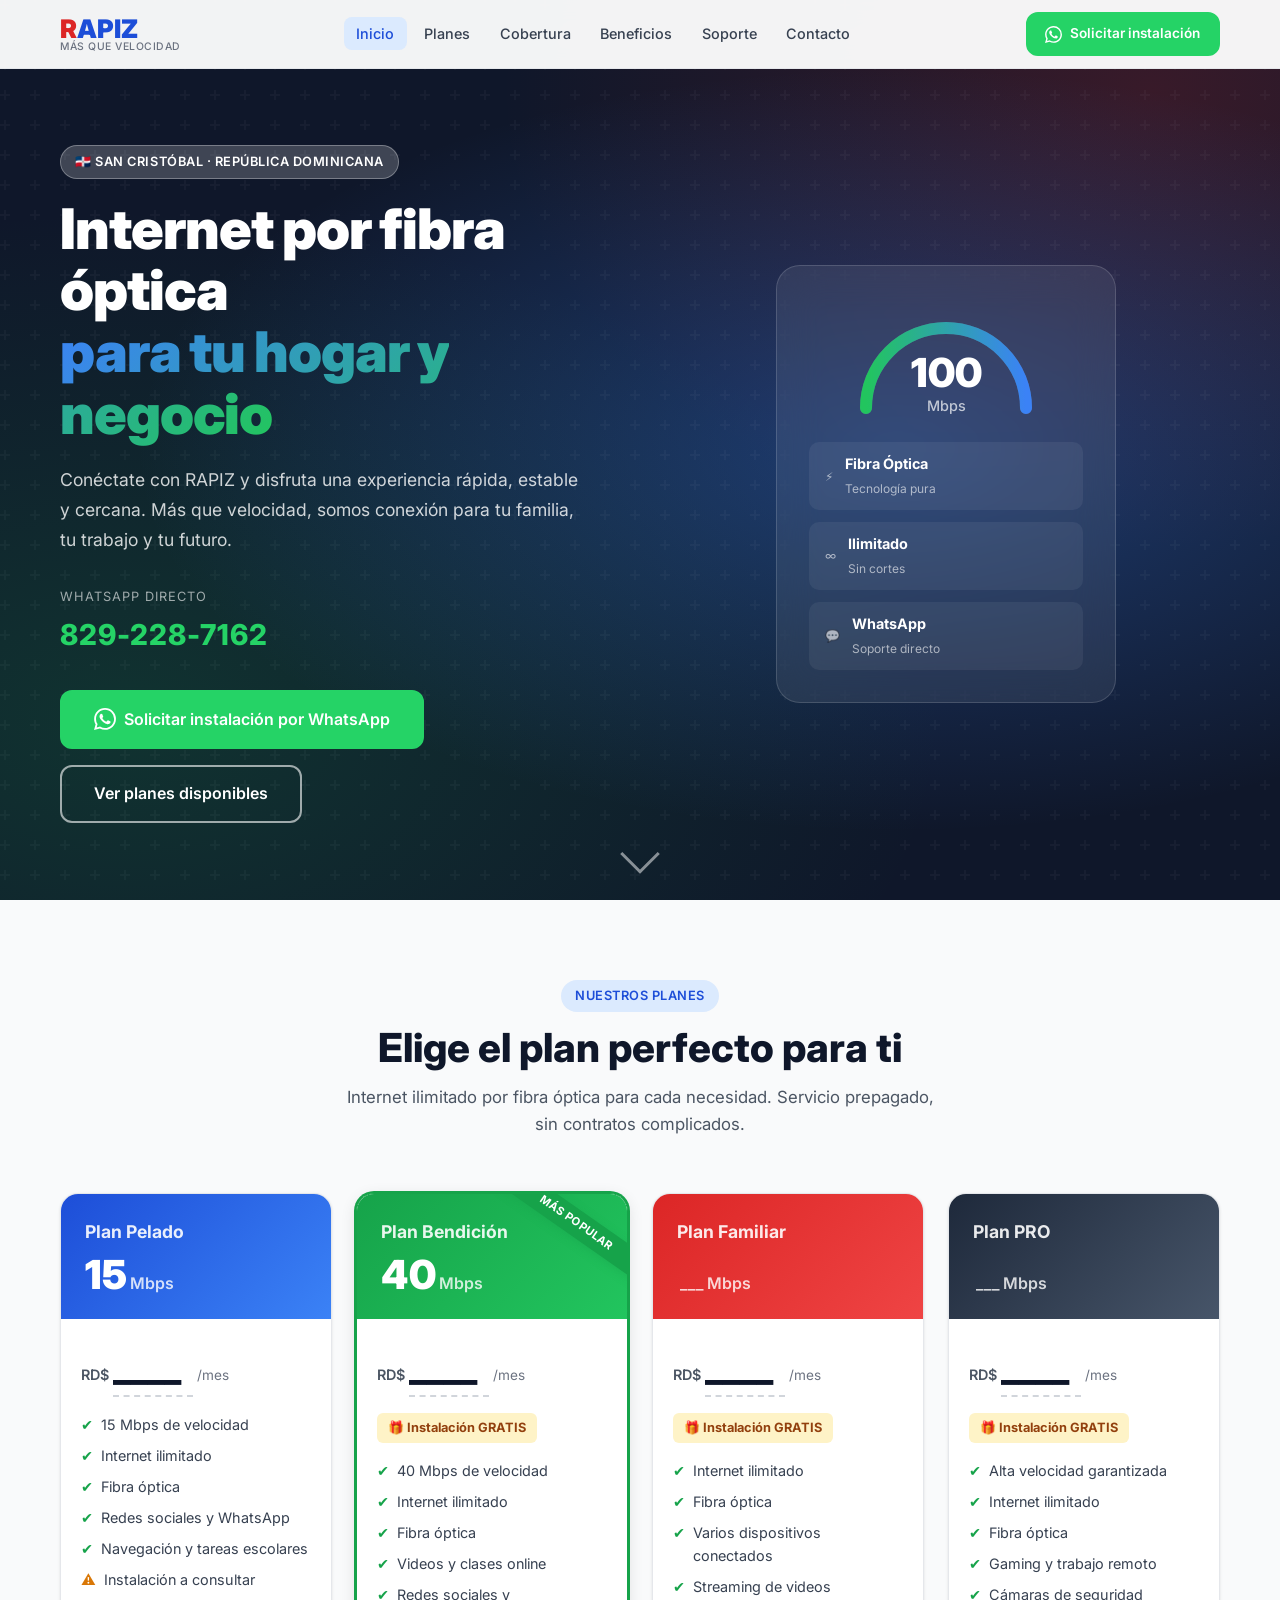
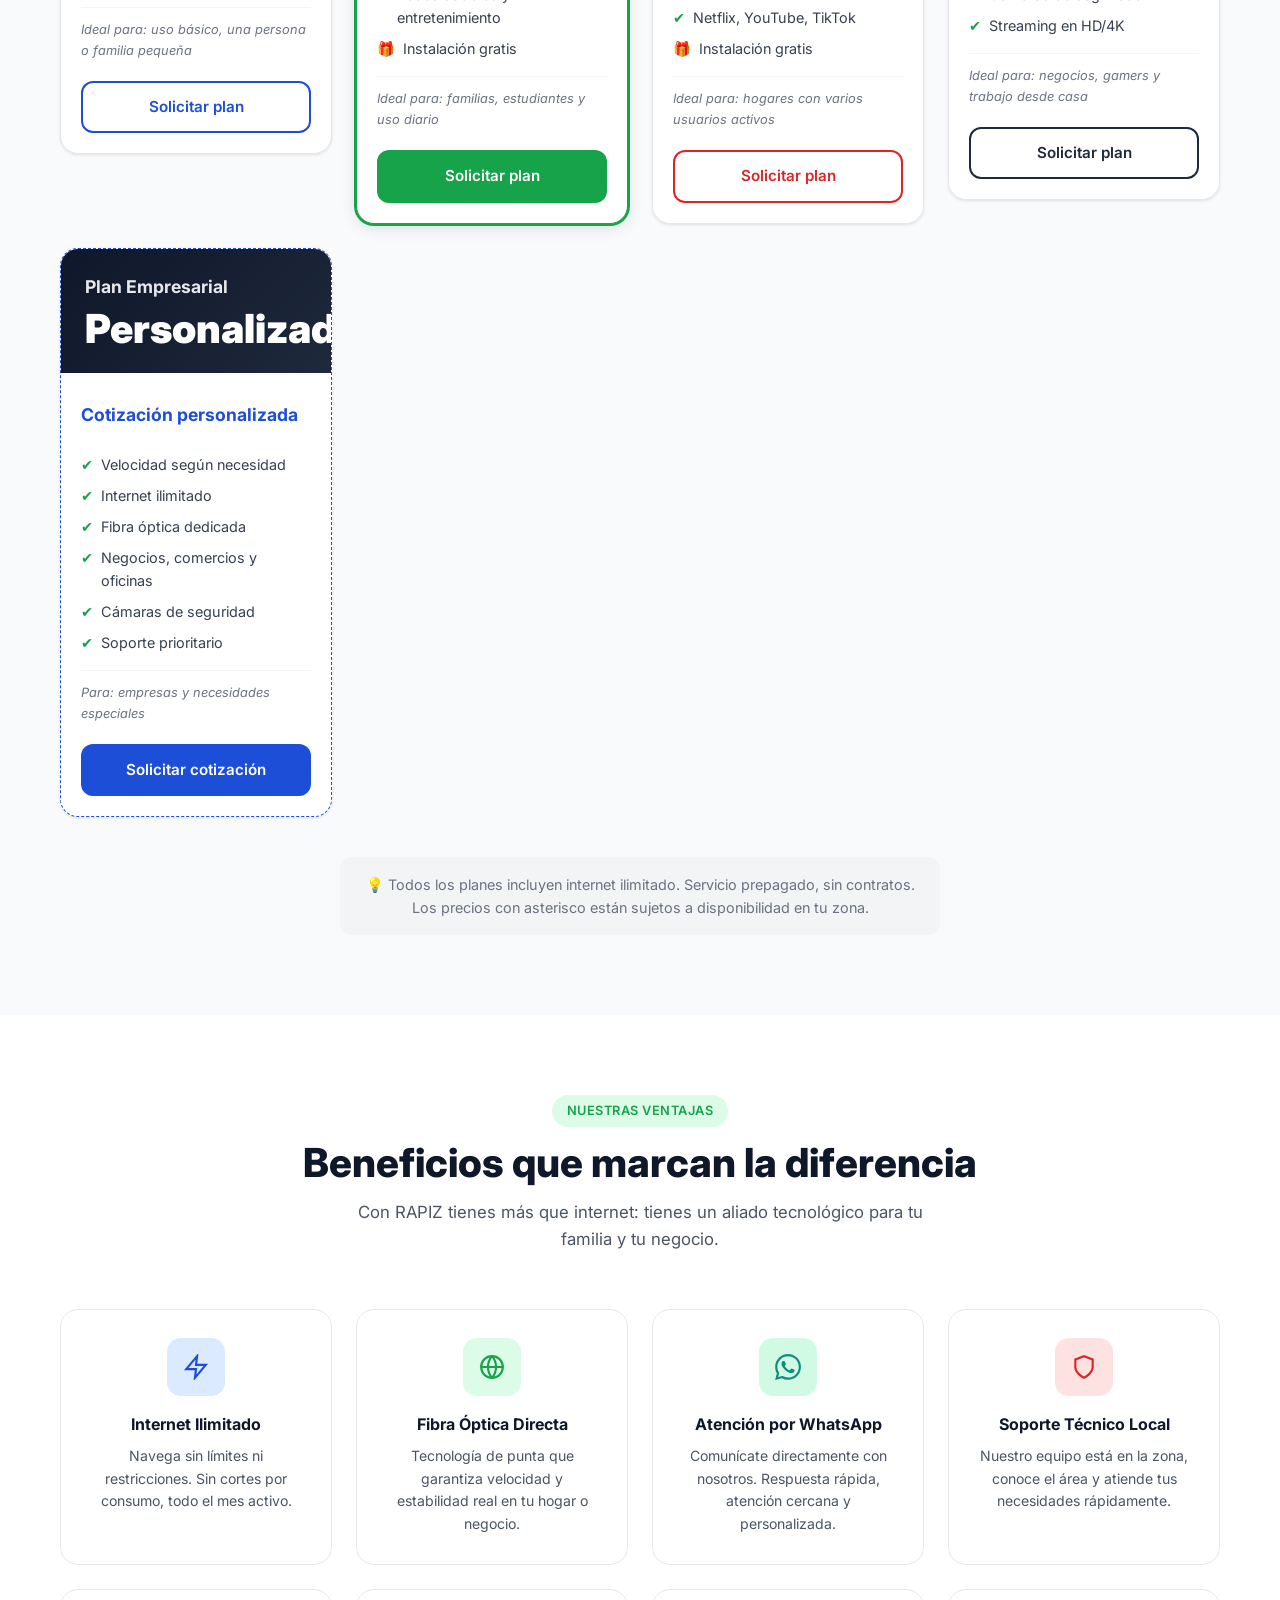
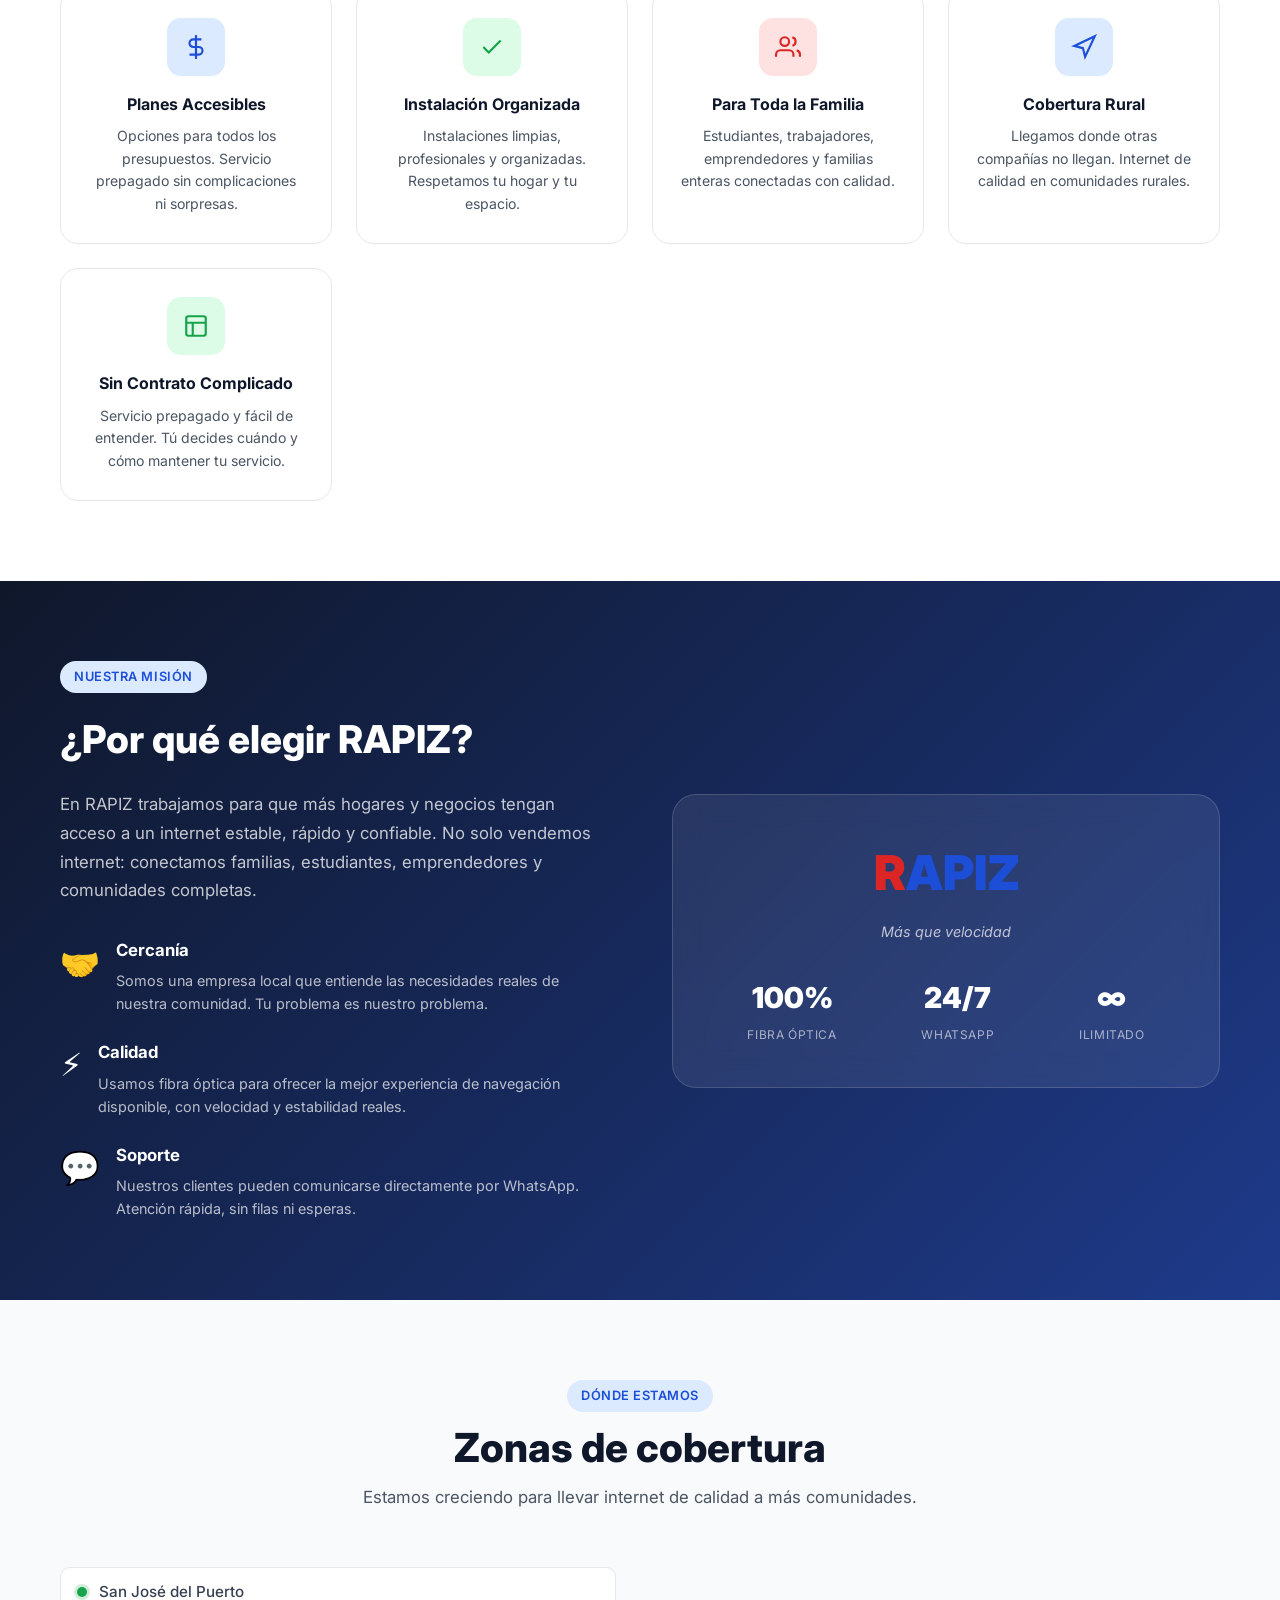
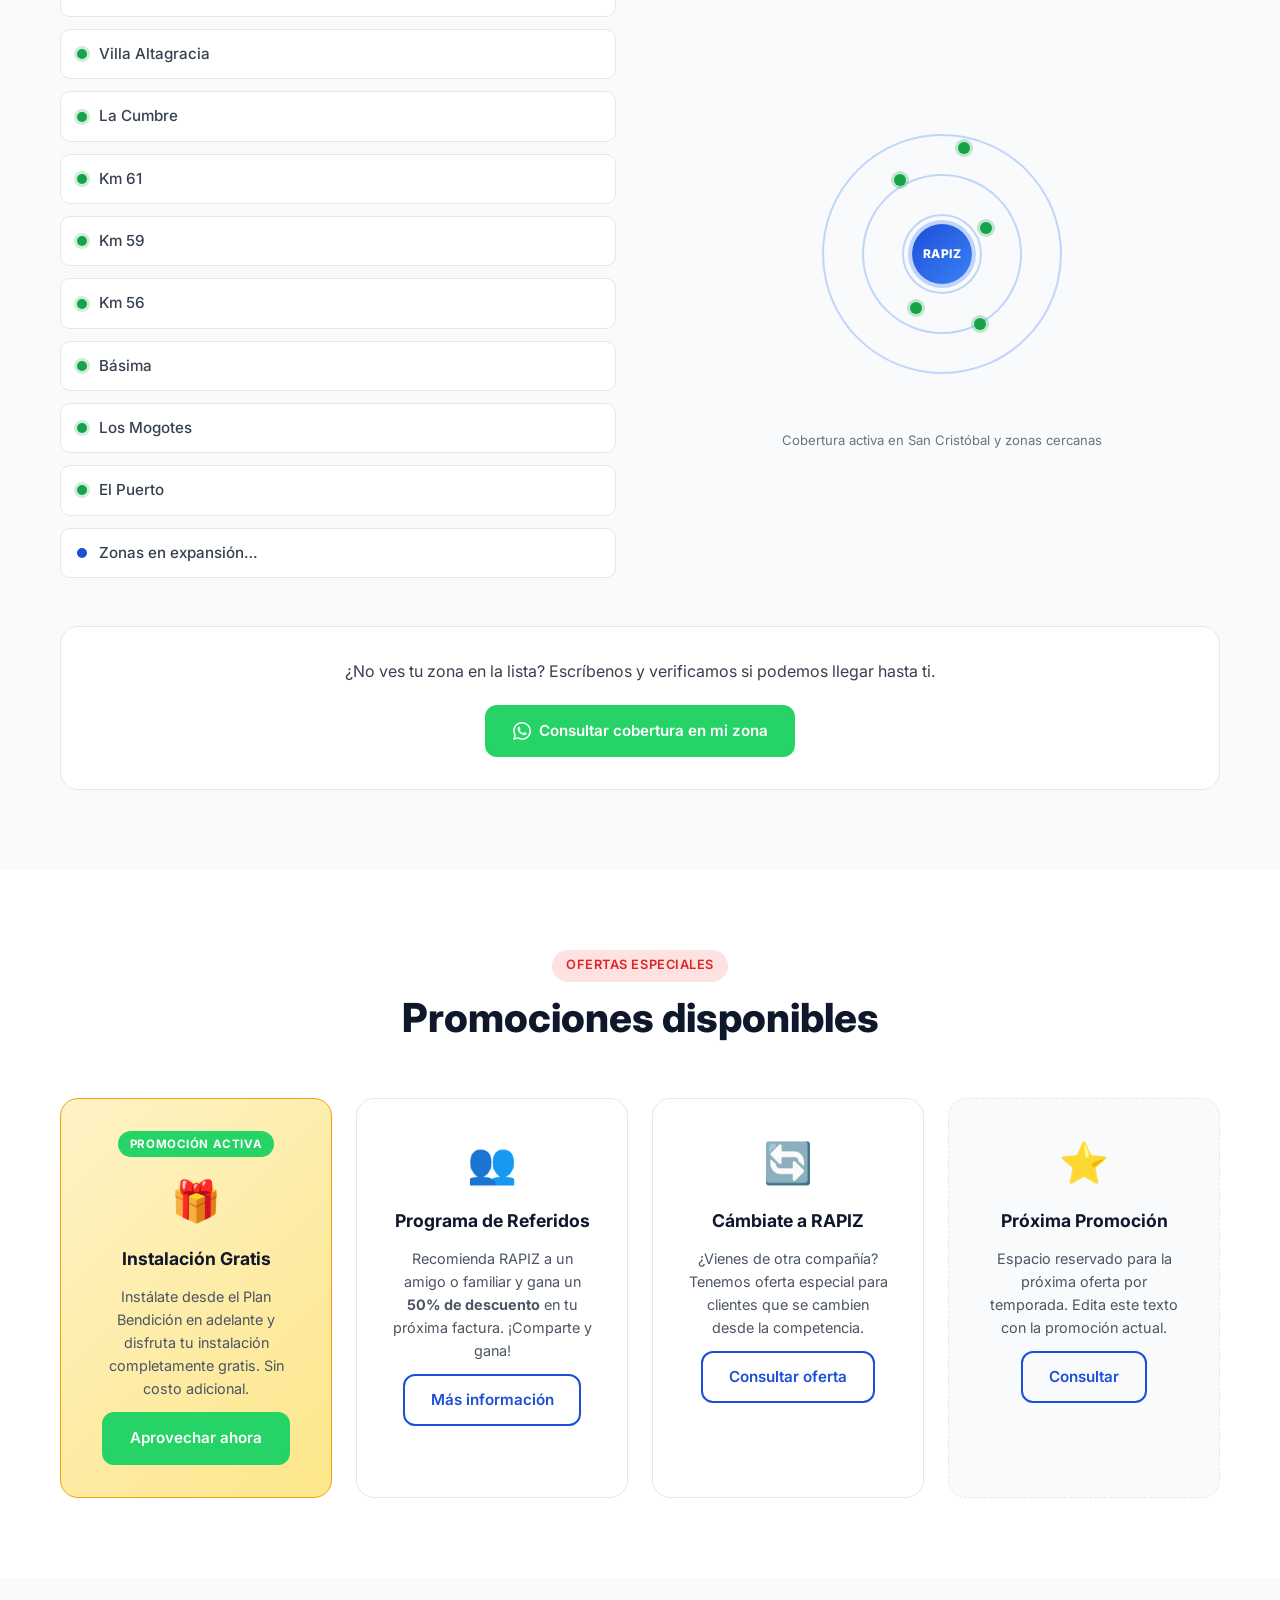
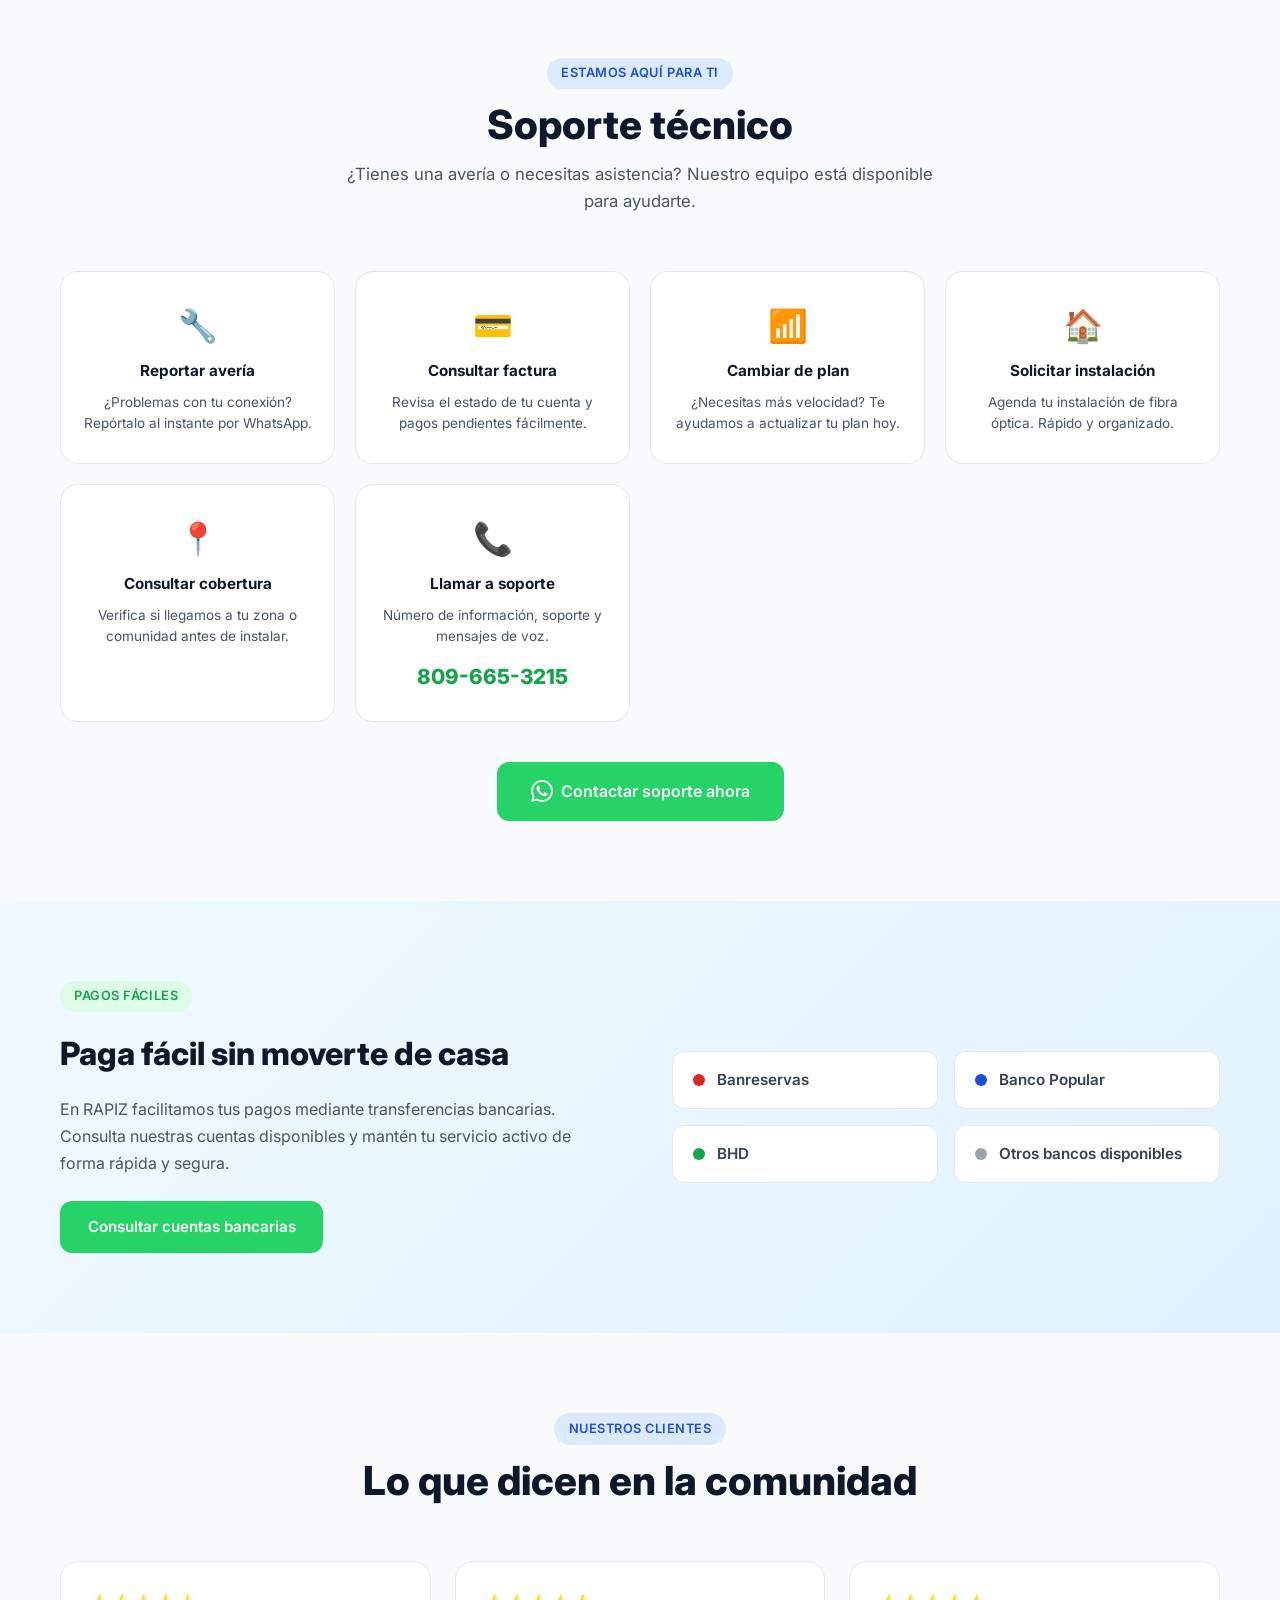
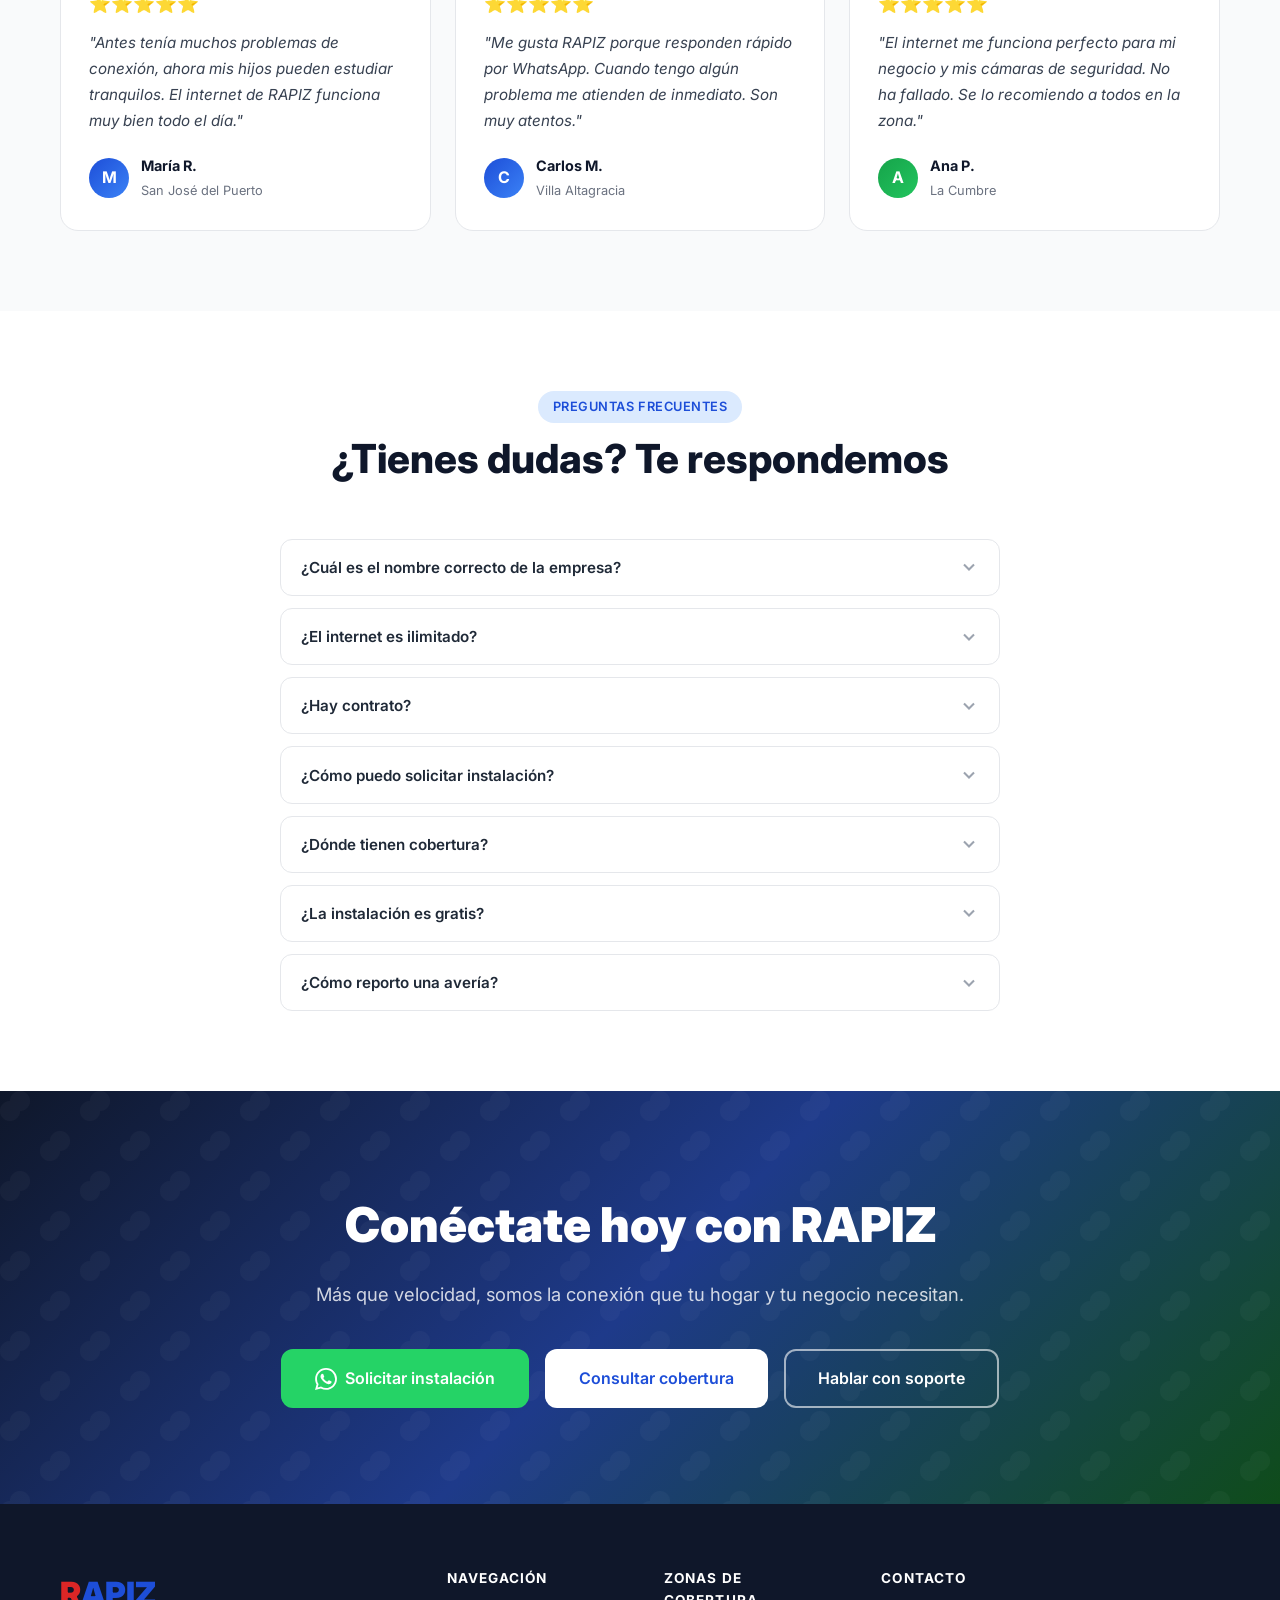
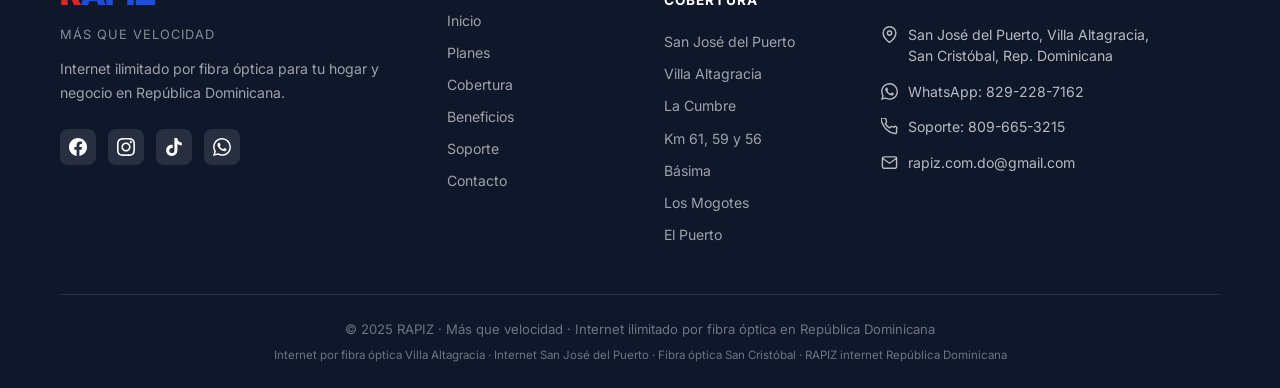
<file: index.html>
<!DOCTYPE html>
<html lang="es">
<head>
  <meta charset="UTF-8">
  <meta name="viewport" content="width=device-width, initial-scale=1.0">
  <meta name="description" content="RAPIZ - Internet ilimitado por fibra óptica en Villa Altagracia, San José del Puerto y San Cristóbal, República Dominicana. Más que velocidad.">
  <meta name="keywords" content="Internet por fibra óptica Villa Altagracia, Internet San José del Puerto, Internet ilimitado República Dominicana, Internet zonas rurales, Fibra óptica San Cristóbal, RAPIZ internet, RAPIZ más que velocidad">
  <meta name="author" content="RAPIZ">
  <meta property="og:title" content="RAPIZ - Más que velocidad | Internet por Fibra Óptica">
  <meta property="og:description" content="Internet ilimitado por fibra óptica para tu hogar y negocio en República Dominicana. Cobertura en Villa Altagracia, San José del Puerto y San Cristóbal.">
  <meta property="og:type" content="website">
  <meta property="og:url" content="https://rapiz.com.do">
  <title>RAPIZ - Más que velocidad | Internet por Fibra Óptica en República Dominicana</title>
  <link rel="preconnect" href="https://fonts.googleapis.com">
  <link rel="preconnect" href="https://fonts.gstatic.com" crossorigin>
  <link href="https://fonts.googleapis.com/css2?family=Inter:wght@300;400;500;600;700;800;900&display=swap" rel="stylesheet">
  <link rel="stylesheet" href="styles.css">
</head>
<body>

  <!-- ========== HEADER / NAVBAR ========== -->
  <header class="header" id="header">
    <nav class="nav container">
      <a href="#inicio" class="nav__logo">
        <div class="logo-mark">
          <span class="logo-r">R</span><span class="logo-apiz">APIZ</span>
        </div>
        <span class="logo-slogan">Más que velocidad</span>
      </a>

      <div class="nav__menu" id="nav-menu">
        <ul class="nav__list">
          <li><a href="#inicio" class="nav__link">Inicio</a></li>
          <li><a href="#planes" class="nav__link">Planes</a></li>
          <li><a href="#cobertura" class="nav__link">Cobertura</a></li>
          <li><a href="#beneficios" class="nav__link">Beneficios</a></li>
          <li><a href="#soporte" class="nav__link">Soporte</a></li>
          <li><a href="#contacto" class="nav__link">Contacto</a></li>
        </ul>
        <button class="nav__close" id="nav-close" aria-label="Cerrar menú">&#10005;</button>
      </div>

      <div class="nav__actions">
        <a href="https://wa.me/18292287162?text=Hola%20RAPIZ%2C%20quiero%20solicitar%20una%20instalaci%C3%B3n"
           class="btn btn--whatsapp btn--sm" target="_blank" rel="noopener">
          <svg viewBox="0 0 24 24" fill="currentColor" width="17" height="17" aria-hidden="true"><path d="M17.472 14.382c-.297-.149-1.758-.867-2.03-.967-.273-.099-.471-.148-.67.15-.197.297-.767.966-.94 1.164-.173.199-.347.223-.644.075-.297-.15-1.255-.463-2.39-1.475-.883-.788-1.48-1.761-1.653-2.059-.173-.297-.018-.458.13-.606.134-.133.298-.347.446-.52.149-.174.198-.298.298-.497.099-.198.05-.371-.025-.52-.075-.149-.669-1.612-.916-2.207-.242-.579-.487-.5-.669-.51-.173-.008-.371-.01-.57-.01-.198 0-.52.074-.792.372-.272.297-1.04 1.016-1.04 2.479 0 1.462 1.065 2.875 1.213 3.074.149.198 2.096 3.2 5.077 4.487.709.306 1.262.489 1.694.625.712.227 1.36.195 1.871.118.571-.085 1.758-.719 2.006-1.413.248-.694.248-1.289.173-1.413-.074-.124-.272-.198-.57-.347m-5.421 7.403h-.004a9.87 9.87 0 01-5.031-1.378l-.361-.214-3.741.982.998-3.648-.235-.374a9.86 9.86 0 01-1.51-5.26c.001-5.45 4.436-9.884 9.888-9.884 2.64 0 5.122 1.03 6.988 2.898a9.825 9.825 0 012.893 6.994c-.003 5.45-4.437 9.884-9.885 9.884m8.413-18.297A11.815 11.815 0 0012.05 0C5.495 0 .16 5.335.157 11.892c0 2.096.547 4.142 1.588 5.945L.057 24l6.305-1.654a11.882 11.882 0 005.683 1.448h.005c6.554 0 11.89-5.335 11.893-11.893a11.821 11.821 0 00-3.48-8.413Z"/></svg>
          Solicitar instalación
        </a>
        <button class="nav__toggle" id="nav-toggle" aria-label="Abrir menú">
          <span></span><span></span><span></span>
        </button>
      </div>
    </nav>
  </header>

  <main>

    <!-- ========== HERO ========== -->
    <section class="hero" id="inicio">
      <div class="hero__bg">
        <div class="hero__canvas" id="hero-canvas"></div>
        <div class="hero__overlay"></div>
      </div>
      <div class="hero__content container">
        <div class="hero__text" data-animate="fadeInUp">
          <span class="badge badge--light">🇩🇴 San Cristóbal · República Dominicana</span>
          <h1 class="hero__title">
            Internet por fibra óptica<br>
            <span class="hero__title-highlight">para tu hogar y negocio</span>
          </h1>
          <p class="hero__subtitle">
            Conéctate con RAPIZ y disfruta una experiencia rápida, estable y cercana.
            Más que velocidad, somos conexión para tu familia, tu trabajo y tu futuro.
          </p>
          <div class="hero__phone-block">
            <p class="hero__phone-label">WhatsApp directo</p>
            <a href="https://wa.me/18292287162" class="hero__phone-number" target="_blank" rel="noopener">
              829-228-7162
            </a>
          </div>
          <div class="hero__actions">
            <a href="https://wa.me/18292287162?text=Hola%20RAPIZ%2C%20quiero%20solicitar%20una%20instalaci%C3%B3n"
               class="btn btn--whatsapp btn--lg" target="_blank" rel="noopener">
              <svg viewBox="0 0 24 24" fill="currentColor" width="22" height="22" aria-hidden="true"><path d="M17.472 14.382c-.297-.149-1.758-.867-2.03-.967-.273-.099-.471-.148-.67.15-.197.297-.767.966-.94 1.164-.173.199-.347.223-.644.075-.297-.15-1.255-.463-2.39-1.475-.883-.788-1.48-1.761-1.653-2.059-.173-.297-.018-.458.13-.606.134-.133.298-.347.446-.52.149-.174.198-.298.298-.497.099-.198.05-.371-.025-.52-.075-.149-.669-1.612-.916-2.207-.242-.579-.487-.5-.669-.51-.173-.008-.371-.01-.57-.01-.198 0-.52.074-.792.372-.272.297-1.04 1.016-1.04 2.479 0 1.462 1.065 2.875 1.213 3.074.149.198 2.096 3.2 5.077 4.487.709.306 1.262.489 1.694.625.712.227 1.36.195 1.871.118.571-.085 1.758-.719 2.006-1.413.248-.694.248-1.289.173-1.413-.074-.124-.272-.198-.57-.347m-5.421 7.403h-.004a9.87 9.87 0 01-5.031-1.378l-.361-.214-3.741.982.998-3.648-.235-.374a9.86 9.86 0 01-1.51-5.26c.001-5.45 4.436-9.884 9.888-9.884 2.64 0 5.122 1.03 6.988 2.898a9.825 9.825 0 012.893 6.994c-.003 5.45-4.437 9.884-9.885 9.884m8.413-18.297A11.815 11.815 0 0012.05 0C5.495 0 .16 5.335.157 11.892c0 2.096.547 4.142 1.588 5.945L.057 24l6.305-1.654a11.882 11.882 0 005.683 1.448h.005c6.554 0 11.89-5.335 11.893-11.893a11.821 11.821 0 00-3.48-8.413Z"/></svg>
              Solicitar instalación por WhatsApp
            </a>
            <a href="#planes" class="btn btn--outline-white btn--lg">
              Ver planes disponibles
            </a>
          </div>
        </div>
        <div class="hero__visual" data-animate="fadeInRight">
          <div class="hero-card">
            <div class="speedometer">
              <svg class="speedometer__svg" viewBox="0 0 200 120">
                <path d="M20 110 A80 80 0 0 1 180 110" fill="none" stroke="rgba(255,255,255,0.15)" stroke-width="12" stroke-linecap="round"/>
                <path id="speed-arc" d="M20 110 A80 80 0 0 1 180 110" fill="none" stroke="url(#speedGrad)" stroke-width="12" stroke-linecap="round" stroke-dasharray="251" stroke-dashoffset="251"/>
                <defs>
                  <linearGradient id="speedGrad" x1="0%" y1="0%" x2="100%" y2="0%">
                    <stop offset="0%" style="stop-color:#22c55e"/>
                    <stop offset="100%" style="stop-color:#3b82f6"/>
                  </linearGradient>
                </defs>
              </svg>
              <div class="speedometer__value">
                <span class="speedometer__num" id="speed-num">0</span>
                <span class="speedometer__unit">Mbps</span>
              </div>
            </div>
            <div class="hero-stats">
              <div class="hero-stat">
                <span class="hero-stat__icon">⚡</span>
                <div>
                  <strong>Fibra Óptica</strong>
                  <span>Tecnología pura</span>
                </div>
              </div>
              <div class="hero-stat">
                <span class="hero-stat__icon">∞</span>
                <div>
                  <strong>Ilimitado</strong>
                  <span>Sin cortes</span>
                </div>
              </div>
              <div class="hero-stat">
                <span class="hero-stat__icon">💬</span>
                <div>
                  <strong>WhatsApp</strong>
                  <span>Soporte directo</span>
                </div>
              </div>
            </div>
          </div>
        </div>
      </div>
      <a href="#planes" class="hero__scroll" aria-label="Ir a los planes">
        <div class="scroll-chevron"></div>
      </a>
    </section>

    <!-- ========== PLANES ========== -->
    <section class="section section--gray" id="planes">
      <div class="container">
        <div class="section-header">
          <span class="badge badge--blue">Nuestros planes</span>
          <h2 class="section-title">Elige el plan perfecto para ti</h2>
          <p class="section-subtitle">Internet ilimitado por fibra óptica para cada necesidad. Servicio prepagado, sin contratos complicados.</p>
        </div>

        <div class="plans-grid">

          <!-- Plan Pelado -->
          <div class="plan-card" data-animate="fadeInUp">
            <div class="plan-card__top plan-card__top--blue">
              <h3 class="plan-card__name">Plan Pelado</h3>
              <div class="plan-card__speed">15<span>Mbps</span></div>
            </div>
            <div class="plan-card__body">
              <div class="plan-card__price">
                <span class="price-currency">RD$</span>
                <span class="price-amount" contenteditable="true" title="Editar precio">____</span>
                <span class="price-period">/mes</span>
              </div>
              <ul class="plan-card__features">
                <li><span class="feat-check">✔</span>15 Mbps de velocidad</li>
                <li><span class="feat-check">✔</span>Internet ilimitado</li>
                <li><span class="feat-check">✔</span>Fibra óptica</li>
                <li><span class="feat-check">✔</span>Redes sociales y WhatsApp</li>
                <li><span class="feat-check">✔</span>Navegación y tareas escolares</li>
                <li><span class="feat-warn">⚠</span>Instalación a consultar</li>
              </ul>
              <p class="plan-card__ideal">Ideal para: uso básico, una persona o familia pequeña</p>
            </div>
            <div class="plan-card__footer">
              <a href="https://wa.me/18292287162?text=Hola%20RAPIZ%2C%20me%20interesa%20el%20Plan%20Pelado%20de%2015%20Mbps"
                 class="btn btn--outline-blue btn--block" target="_blank" rel="noopener">Solicitar plan</a>
            </div>
          </div>

          <!-- Plan Bendición - DESTACADO -->
          <div class="plan-card plan-card--featured" data-animate="fadeInUp" data-delay="100">
            <div class="plan-card__ribbon">Más popular</div>
            <div class="plan-card__top plan-card__top--green">
              <h3 class="plan-card__name">Plan Bendición</h3>
              <div class="plan-card__speed">40<span>Mbps</span></div>
            </div>
            <div class="plan-card__body">
              <div class="plan-card__price">
                <span class="price-currency">RD$</span>
                <span class="price-amount" contenteditable="true" title="Editar precio">____</span>
                <span class="price-period">/mes</span>
              </div>
              <div class="plan-card__promo-tag">🎁 Instalación GRATIS</div>
              <ul class="plan-card__features">
                <li><span class="feat-check">✔</span>40 Mbps de velocidad</li>
                <li><span class="feat-check">✔</span>Internet ilimitado</li>
                <li><span class="feat-check">✔</span>Fibra óptica</li>
                <li><span class="feat-check">✔</span>Videos y clases online</li>
                <li><span class="feat-check">✔</span>Redes sociales y entretenimiento</li>
                <li><span class="feat-gift">🎁</span>Instalación gratis</li>
              </ul>
              <p class="plan-card__ideal">Ideal para: familias, estudiantes y uso diario</p>
            </div>
            <div class="plan-card__footer">
              <a href="https://wa.me/18292287162?text=Hola%20RAPIZ%2C%20me%20interesa%20el%20Plan%20Bendici%C3%B3n%20de%2040%20Mbps"
                 class="btn btn--green btn--block" target="_blank" rel="noopener">Solicitar plan</a>
            </div>
          </div>

          <!-- Plan Familiar -->
          <div class="plan-card" data-animate="fadeInUp" data-delay="200">
            <div class="plan-card__top plan-card__top--red">
              <h3 class="plan-card__name">Plan Familiar</h3>
              <div class="plan-card__speed"><span contenteditable="true" title="Editar velocidad">___</span><span>Mbps</span></div>
            </div>
            <div class="plan-card__body">
              <div class="plan-card__price">
                <span class="price-currency">RD$</span>
                <span class="price-amount" contenteditable="true" title="Editar precio">____</span>
                <span class="price-period">/mes</span>
              </div>
              <div class="plan-card__promo-tag">🎁 Instalación GRATIS</div>
              <ul class="plan-card__features">
                <li><span class="feat-check">✔</span>Internet ilimitado</li>
                <li><span class="feat-check">✔</span>Fibra óptica</li>
                <li><span class="feat-check">✔</span>Varios dispositivos conectados</li>
                <li><span class="feat-check">✔</span>Streaming de videos</li>
                <li><span class="feat-check">✔</span>Netflix, YouTube, TikTok</li>
                <li><span class="feat-gift">🎁</span>Instalación gratis</li>
              </ul>
              <p class="plan-card__ideal">Ideal para: hogares con varios usuarios activos</p>
            </div>
            <div class="plan-card__footer">
              <a href="https://wa.me/18292287162?text=Hola%20RAPIZ%2C%20me%20interesa%20el%20Plan%20Familiar"
                 class="btn btn--outline-red btn--block" target="_blank" rel="noopener">Solicitar plan</a>
            </div>
          </div>

          <!-- Plan PRO -->
          <div class="plan-card" data-animate="fadeInUp" data-delay="300">
            <div class="plan-card__top plan-card__top--dark">
              <h3 class="plan-card__name">Plan PRO</h3>
              <div class="plan-card__speed"><span contenteditable="true" title="Editar velocidad">___</span><span>Mbps</span></div>
            </div>
            <div class="plan-card__body">
              <div class="plan-card__price">
                <span class="price-currency">RD$</span>
                <span class="price-amount" contenteditable="true" title="Editar precio">____</span>
                <span class="price-period">/mes</span>
              </div>
              <div class="plan-card__promo-tag">🎁 Instalación GRATIS</div>
              <ul class="plan-card__features">
                <li><span class="feat-check">✔</span>Alta velocidad garantizada</li>
                <li><span class="feat-check">✔</span>Internet ilimitado</li>
                <li><span class="feat-check">✔</span>Fibra óptica</li>
                <li><span class="feat-check">✔</span>Gaming y trabajo remoto</li>
                <li><span class="feat-check">✔</span>Cámaras de seguridad</li>
                <li><span class="feat-check">✔</span>Streaming en HD/4K</li>
              </ul>
              <p class="plan-card__ideal">Ideal para: negocios, gamers y trabajo desde casa</p>
            </div>
            <div class="plan-card__footer">
              <a href="https://wa.me/18292287162?text=Hola%20RAPIZ%2C%20me%20interesa%20el%20Plan%20PRO"
                 class="btn btn--outline-dark btn--block" target="_blank" rel="noopener">Solicitar plan</a>
            </div>
          </div>

          <!-- Plan Empresarial -->
          <div class="plan-card plan-card--enterprise" data-animate="fadeInUp" data-delay="400">
            <div class="plan-card__top plan-card__top--navy">
              <h3 class="plan-card__name">Plan Empresarial</h3>
              <div class="plan-card__speed">Personalizado</div>
            </div>
            <div class="plan-card__body">
              <div class="plan-card__price plan-card__price--custom">
                Cotización personalizada
              </div>
              <ul class="plan-card__features">
                <li><span class="feat-check">✔</span>Velocidad según necesidad</li>
                <li><span class="feat-check">✔</span>Internet ilimitado</li>
                <li><span class="feat-check">✔</span>Fibra óptica dedicada</li>
                <li><span class="feat-check">✔</span>Negocios, comercios y oficinas</li>
                <li><span class="feat-check">✔</span>Cámaras de seguridad</li>
                <li><span class="feat-check">✔</span>Soporte prioritario</li>
              </ul>
              <p class="plan-card__ideal">Para: empresas y necesidades especiales</p>
            </div>
            <div class="plan-card__footer">
              <a href="https://wa.me/18292287162?text=Hola%20RAPIZ%2C%20quiero%20una%20cotizaci%C3%B3n%20para%20el%20Plan%20Empresarial"
                 class="btn btn--blue btn--block" target="_blank" rel="noopener">Solicitar cotización</a>
            </div>
          </div>

        </div>

        <p class="plans-note">
          💡 Todos los planes incluyen internet ilimitado. Servicio prepagado, sin contratos. Los precios con asterisco están sujetos a disponibilidad en tu zona.
        </p>
      </div>
    </section>

    <!-- ========== BENEFICIOS ========== -->
    <section class="section" id="beneficios">
      <div class="container">
        <div class="section-header">
          <span class="badge badge--green">Nuestras ventajas</span>
          <h2 class="section-title">Beneficios que marcan la diferencia</h2>
          <p class="section-subtitle">Con RAPIZ tienes más que internet: tienes un aliado tecnológico para tu familia y tu negocio.</p>
        </div>
        <div class="benefits-grid">
          <div class="benefit-card" data-animate="fadeInUp">
            <div class="benefit-card__icon benefit-icon--blue">
              <svg viewBox="0 0 24 24" fill="none" stroke="currentColor" stroke-width="2" aria-hidden="true"><path d="M13 2L3 14h9l-1 8 10-12h-9l1-8z"/></svg>
            </div>
            <h3>Internet Ilimitado</h3>
            <p>Navega sin límites ni restricciones. Sin cortes por consumo, todo el mes activo.</p>
          </div>
          <div class="benefit-card" data-animate="fadeInUp" data-delay="50">
            <div class="benefit-card__icon benefit-icon--green">
              <svg viewBox="0 0 24 24" fill="none" stroke="currentColor" stroke-width="2" aria-hidden="true"><circle cx="12" cy="12" r="10"/><path d="M2 12h20M12 2a15.3 15.3 0 010 20M12 2a15.3 15.3 0 000 20"/></svg>
            </div>
            <h3>Fibra Óptica Directa</h3>
            <p>Tecnología de punta que garantiza velocidad y estabilidad real en tu hogar o negocio.</p>
          </div>
          <div class="benefit-card" data-animate="fadeInUp" data-delay="100">
            <div class="benefit-card__icon benefit-icon--whatsapp">
              <svg viewBox="0 0 24 24" fill="currentColor" aria-hidden="true"><path d="M17.472 14.382c-.297-.149-1.758-.867-2.03-.967-.273-.099-.471-.148-.67.15-.197.297-.767.966-.94 1.164-.173.199-.347.223-.644.075-.297-.15-1.255-.463-2.39-1.475-.883-.788-1.48-1.761-1.653-2.059-.173-.297-.018-.458.13-.606.134-.133.298-.347.446-.52.149-.174.198-.298.298-.497.099-.198.05-.371-.025-.52-.075-.149-.669-1.612-.916-2.207-.242-.579-.487-.5-.669-.51-.173-.008-.371-.01-.57-.01-.198 0-.52.074-.792.372-.272.297-1.04 1.016-1.04 2.479 0 1.462 1.065 2.875 1.213 3.074.149.198 2.096 3.2 5.077 4.487.709.306 1.262.489 1.694.625.712.227 1.36.195 1.871.118.571-.085 1.758-.719 2.006-1.413.248-.694.248-1.289.173-1.413-.074-.124-.272-.198-.57-.347m-5.421 7.403h-.004a9.87 9.87 0 01-5.031-1.378l-.361-.214-3.741.982.998-3.648-.235-.374a9.86 9.86 0 01-1.51-5.26c.001-5.45 4.436-9.884 9.888-9.884 2.64 0 5.122 1.03 6.988 2.898a9.825 9.825 0 012.893 6.994c-.003 5.45-4.437 9.884-9.885 9.884m8.413-18.297A11.815 11.815 0 0012.05 0C5.495 0 .16 5.335.157 11.892c0 2.096.547 4.142 1.588 5.945L.057 24l6.305-1.654a11.882 11.882 0 005.683 1.448h.005c6.554 0 11.89-5.335 11.893-11.893a11.821 11.821 0 00-3.48-8.413Z"/></svg>
            </div>
            <h3>Atención por WhatsApp</h3>
            <p>Comunícate directamente con nosotros. Respuesta rápida, atención cercana y personalizada.</p>
          </div>
          <div class="benefit-card" data-animate="fadeInUp" data-delay="150">
            <div class="benefit-card__icon benefit-icon--red">
              <svg viewBox="0 0 24 24" fill="none" stroke="currentColor" stroke-width="2" aria-hidden="true"><path d="M12 22s8-4 8-10V5l-8-3-8 3v7c0 6 8 10 8 10z"/></svg>
            </div>
            <h3>Soporte Técnico Local</h3>
            <p>Nuestro equipo está en la zona, conoce el área y atiende tus necesidades rápidamente.</p>
          </div>
          <div class="benefit-card" data-animate="fadeInUp" data-delay="200">
            <div class="benefit-card__icon benefit-icon--blue">
              <svg viewBox="0 0 24 24" fill="none" stroke="currentColor" stroke-width="2" aria-hidden="true"><line x1="12" y1="1" x2="12" y2="23"/><path d="M17 5H9.5a3.5 3.5 0 000 7h5a3.5 3.5 0 010 7H6"/></svg>
            </div>
            <h3>Planes Accesibles</h3>
            <p>Opciones para todos los presupuestos. Servicio prepagado sin complicaciones ni sorpresas.</p>
          </div>
          <div class="benefit-card" data-animate="fadeInUp" data-delay="250">
            <div class="benefit-card__icon benefit-icon--green">
              <svg viewBox="0 0 24 24" fill="none" stroke="currentColor" stroke-width="2" aria-hidden="true"><polyline points="20 6 9 17 4 12"/></svg>
            </div>
            <h3>Instalación Organizada</h3>
            <p>Instalaciones limpias, profesionales y organizadas. Respetamos tu hogar y tu espacio.</p>
          </div>
          <div class="benefit-card" data-animate="fadeInUp" data-delay="300">
            <div class="benefit-card__icon benefit-icon--red">
              <svg viewBox="0 0 24 24" fill="none" stroke="currentColor" stroke-width="2" aria-hidden="true"><path d="M17 21v-2a4 4 0 00-4-4H5a4 4 0 00-4 4v2"/><circle cx="9" cy="7" r="4"/><path d="M23 21v-2a4 4 0 00-3-3.87M16 3.13a4 4 0 010 7.75"/></svg>
            </div>
            <h3>Para Toda la Familia</h3>
            <p>Estudiantes, trabajadores, emprendedores y familias enteras conectadas con calidad.</p>
          </div>
          <div class="benefit-card" data-animate="fadeInUp" data-delay="350">
            <div class="benefit-card__icon benefit-icon--blue">
              <svg viewBox="0 0 24 24" fill="none" stroke="currentColor" stroke-width="2" aria-hidden="true"><polygon points="3 11 22 2 13 21 11 13 3 11"/></svg>
            </div>
            <h3>Cobertura Rural</h3>
            <p>Llegamos donde otras compañías no llegan. Internet de calidad en comunidades rurales.</p>
          </div>
          <div class="benefit-card" data-animate="fadeInUp" data-delay="400">
            <div class="benefit-card__icon benefit-icon--green">
              <svg viewBox="0 0 24 24" fill="none" stroke="currentColor" stroke-width="2" aria-hidden="true"><rect x="3" y="3" width="18" height="18" rx="2"/><path d="M3 9h18M9 21V9"/></svg>
            </div>
            <h3>Sin Contrato Complicado</h3>
            <p>Servicio prepagado y fácil de entender. Tú decides cuándo y cómo mantener tu servicio.</p>
          </div>
        </div>
      </div>
    </section>

    <!-- ========== ¿POR QUÉ RAPIZ? ========== -->
    <section class="section why-rapiz">
      <div class="container">
        <div class="why-rapiz__grid">
          <div class="why-rapiz__text" data-animate="fadeInLeft">
            <span class="badge badge--blue">Nuestra misión</span>
            <h2>¿Por qué elegir RAPIZ?</h2>
            <p class="why-rapiz__intro">
              En RAPIZ trabajamos para que más hogares y negocios tengan acceso a un internet estable,
              rápido y confiable. No solo vendemos internet: conectamos familias, estudiantes,
              emprendedores y comunidades completas.
            </p>
            <div class="why-rapiz__pillars">
              <div class="pillar">
                <div class="pillar__icon">🤝</div>
                <div class="pillar__body">
                  <h3>Cercanía</h3>
                  <p>Somos una empresa local que entiende las necesidades reales de nuestra comunidad. Tu problema es nuestro problema.</p>
                </div>
              </div>
              <div class="pillar">
                <div class="pillar__icon">⚡</div>
                <div class="pillar__body">
                  <h3>Calidad</h3>
                  <p>Usamos fibra óptica para ofrecer la mejor experiencia de navegación disponible, con velocidad y estabilidad reales.</p>
                </div>
              </div>
              <div class="pillar">
                <div class="pillar__icon">💬</div>
                <div class="pillar__body">
                  <h3>Soporte</h3>
                  <p>Nuestros clientes pueden comunicarse directamente por WhatsApp. Atención rápida, sin filas ni esperas.</p>
                </div>
              </div>
            </div>
          </div>
          <div class="why-rapiz__card-wrap" data-animate="fadeInRight">
            <div class="why-card">
              <div class="why-card__logo">
                <span class="logo-r">R</span><span class="logo-apiz">APIZ</span>
              </div>
              <p class="why-card__slogan">Más que velocidad</p>
              <div class="why-card__stats">
                <div class="why-stat">
                  <span class="why-stat__val">100%</span>
                  <span class="why-stat__lbl">Fibra óptica</span>
                </div>
                <div class="why-stat">
                  <span class="why-stat__val">24/7</span>
                  <span class="why-stat__lbl">WhatsApp</span>
                </div>
                <div class="why-stat">
                  <span class="why-stat__val">∞</span>
                  <span class="why-stat__lbl">Ilimitado</span>
                </div>
              </div>
            </div>
          </div>
        </div>
      </div>
    </section>

    <!-- ========== COBERTURA ========== -->
    <section class="section section--gray" id="cobertura">
      <div class="container">
        <div class="section-header">
          <span class="badge badge--blue">Dónde estamos</span>
          <h2 class="section-title">Zonas de cobertura</h2>
          <p class="section-subtitle">Estamos creciendo para llevar internet de calidad a más comunidades.</p>
        </div>
        <div class="coverage-grid">
          <div class="coverage-zones" data-animate="fadeInLeft">
            <div class="zone-item zone-item--active">
              <span class="zone-dot"></span>San José del Puerto
            </div>
            <div class="zone-item zone-item--active">
              <span class="zone-dot"></span>Villa Altagracia
            </div>
            <div class="zone-item zone-item--active">
              <span class="zone-dot"></span>La Cumbre
            </div>
            <div class="zone-item zone-item--active">
              <span class="zone-dot"></span>Km 61
            </div>
            <div class="zone-item zone-item--active">
              <span class="zone-dot"></span>Km 59
            </div>
            <div class="zone-item zone-item--active">
              <span class="zone-dot"></span>Km 56
            </div>
            <div class="zone-item zone-item--active">
              <span class="zone-dot"></span>Básima
            </div>
            <div class="zone-item zone-item--active">
              <span class="zone-dot"></span>Los Mogotes
            </div>
            <div class="zone-item zone-item--active">
              <span class="zone-dot"></span>El Puerto
            </div>
            <div class="zone-item zone-item--expanding">
              <span class="zone-dot zone-dot--pulse"></span>Zonas en expansión…
            </div>
          </div>
          <div class="coverage-visual" data-animate="fadeInRight">
            <div class="coverage-map">
              <div class="cmap-center">
                <div class="cmap-ring cmap-ring--1"></div>
                <div class="cmap-ring cmap-ring--2"></div>
                <div class="cmap-ring cmap-ring--3"></div>
                <div class="cmap-core">RAPIZ</div>
              </div>
              <div class="cmap-dot cmap-dot--1"><span>San José del Puerto</span></div>
              <div class="cmap-dot cmap-dot--2"><span>Villa Altagracia</span></div>
              <div class="cmap-dot cmap-dot--3"><span>La Cumbre</span></div>
              <div class="cmap-dot cmap-dot--4"><span>Básima</span></div>
              <div class="cmap-dot cmap-dot--5"><span>Los Mogotes</span></div>
            </div>
            <p class="coverage-map__label">Cobertura activa en San Cristóbal y zonas cercanas</p>
          </div>
        </div>
        <div class="coverage-cta">
          <p>¿No ves tu zona en la lista? Escríbenos y verificamos si podemos llegar hasta ti.</p>
          <a href="https://wa.me/18292287162?text=Hola%20RAPIZ%2C%20quiero%20saber%20si%20tienen%20cobertura%20en%20mi%20zona"
             class="btn btn--whatsapp" target="_blank" rel="noopener">
            <svg viewBox="0 0 24 24" fill="currentColor" width="18" height="18" aria-hidden="true"><path d="M17.472 14.382c-.297-.149-1.758-.867-2.03-.967-.273-.099-.471-.148-.67.15-.197.297-.767.966-.94 1.164-.173.199-.347.223-.644.075-.297-.15-1.255-.463-2.39-1.475-.883-.788-1.48-1.761-1.653-2.059-.173-.297-.018-.458.13-.606.134-.133.298-.347.446-.52.149-.174.198-.298.298-.497.099-.198.05-.371-.025-.52-.075-.149-.669-1.612-.916-2.207-.242-.579-.487-.5-.669-.51-.173-.008-.371-.01-.57-.01-.198 0-.52.074-.792.372-.272.297-1.04 1.016-1.04 2.479 0 1.462 1.065 2.875 1.213 3.074.149.198 2.096 3.2 5.077 4.487.709.306 1.262.489 1.694.625.712.227 1.36.195 1.871.118.571-.085 1.758-.719 2.006-1.413.248-.694.248-1.289.173-1.413-.074-.124-.272-.198-.57-.347m-5.421 7.403h-.004a9.87 9.87 0 01-5.031-1.378l-.361-.214-3.741.982.998-3.648-.235-.374a9.86 9.86 0 01-1.51-5.26c.001-5.45 4.436-9.884 9.888-9.884 2.64 0 5.122 1.03 6.988 2.898a9.825 9.825 0 012.893 6.994c-.003 5.45-4.437 9.884-9.885 9.884m8.413-18.297A11.815 11.815 0 0012.05 0C5.495 0 .16 5.335.157 11.892c0 2.096.547 4.142 1.588 5.945L.057 24l6.305-1.654a11.882 11.882 0 005.683 1.448h.005c6.554 0 11.89-5.335 11.893-11.893a11.821 11.821 0 00-3.48-8.413Z"/></svg>
            Consultar cobertura en mi zona
          </a>
        </div>
      </div>
    </section>

    <!-- ========== PROMOCIONES ========== -->
    <section class="section" id="promociones">
      <div class="container">
        <div class="section-header">
          <span class="badge badge--red">Ofertas especiales</span>
          <h2 class="section-title">Promociones disponibles</h2>
        </div>
        <div class="promos-grid">
          <div class="promo-card promo-card--featured" data-animate="fadeInUp">
            <div class="promo-card__label">Promoción activa</div>
            <div class="promo-card__icon">🎁</div>
            <h3>Instalación Gratis</h3>
            <p>Instálate desde el Plan Bendición en adelante y disfruta tu instalación completamente gratis. Sin costo adicional.</p>
            <a href="https://wa.me/18292287162?text=Hola%20RAPIZ%2C%20quiero%20aprovechar%20la%20instalaci%C3%B3n%20gratis"
               class="btn btn--whatsapp" target="_blank" rel="noopener">Aprovechar ahora</a>
          </div>
          <div class="promo-card" data-animate="fadeInUp" data-delay="100">
            <div class="promo-card__icon">👥</div>
            <h3>Programa de Referidos</h3>
            <p>Recomienda RAPIZ a un amigo o familiar y gana un <strong>50% de descuento</strong> en tu próxima factura. ¡Comparte y gana!</p>
            <a href="https://wa.me/18292287162?text=Hola%20RAPIZ%2C%20quiero%20informaci%C3%B3n%20del%20programa%20de%20referidos"
               class="btn btn--outline-blue" target="_blank" rel="noopener">Más información</a>
          </div>
          <div class="promo-card" data-animate="fadeInUp" data-delay="200">
            <div class="promo-card__icon">🔄</div>
            <h3>Cámbiate a RAPIZ</h3>
            <p>¿Vienes de otra compañía? Tenemos oferta especial para clientes que se cambien desde la competencia.</p>
            <a href="https://wa.me/18292287162?text=Hola%20RAPIZ%2C%20me%20quiero%20cambiar%20desde%20otra%20compa%C3%B1%C3%ADa%2C%20%C2%BFqu%C3%A9%20oferta%20tienen%3F"
               class="btn btn--outline-blue" target="_blank" rel="noopener">Consultar oferta</a>
          </div>
          <div class="promo-card promo-card--editable" data-animate="fadeInUp" data-delay="300">
            <div class="promo-card__icon">⭐</div>
            <h3 contenteditable="true" title="Editar título">Próxima Promoción</h3>
            <p contenteditable="true" title="Editar descripción">Espacio reservado para la próxima oferta por temporada. Edita este texto con la promoción actual.</p>
            <a href="https://wa.me/18292287162" class="btn btn--outline-blue" target="_blank" rel="noopener">Consultar</a>
          </div>
        </div>
      </div>
    </section>

    <!-- ========== SOPORTE ========== -->
    <section class="section section--gray" id="soporte">
      <div class="container">
        <div class="section-header">
          <span class="badge badge--blue">Estamos aquí para ti</span>
          <h2 class="section-title">Soporte técnico</h2>
          <p class="section-subtitle">¿Tienes una avería o necesitas asistencia? Nuestro equipo está disponible para ayudarte.</p>
        </div>
        <div class="support-grid">
          <a href="https://wa.me/18292287162?text=Hola%20RAPIZ%2C%20quiero%20reportar%20una%20aver%C3%ADa"
             class="support-card support-card--red" target="_blank" rel="noopener">
            <div class="support-card__icon">🔧</div>
            <h3>Reportar avería</h3>
            <p>¿Problemas con tu conexión? Repórtalo al instante por WhatsApp.</p>
          </a>
          <a href="https://wa.me/18292287162?text=Hola%20RAPIZ%2C%20quiero%20consultar%20mi%20factura"
             class="support-card" target="_blank" rel="noopener">
            <div class="support-card__icon">💳</div>
            <h3>Consultar factura</h3>
            <p>Revisa el estado de tu cuenta y pagos pendientes fácilmente.</p>
          </a>
          <a href="https://wa.me/18292287162?text=Hola%20RAPIZ%2C%20quiero%20cambiar%20mi%20plan"
             class="support-card" target="_blank" rel="noopener">
            <div class="support-card__icon">📶</div>
            <h3>Cambiar de plan</h3>
            <p>¿Necesitas más velocidad? Te ayudamos a actualizar tu plan hoy.</p>
          </a>
          <a href="https://wa.me/18292287162?text=Hola%20RAPIZ%2C%20quiero%20solicitar%20una%20instalaci%C3%B3n"
             class="support-card" target="_blank" rel="noopener">
            <div class="support-card__icon">🏠</div>
            <h3>Solicitar instalación</h3>
            <p>Agenda tu instalación de fibra óptica. Rápido y organizado.</p>
          </a>
          <a href="https://wa.me/18292287162?text=Hola%20RAPIZ%2C%20quiero%20saber%20si%20tienen%20cobertura%20en%20mi%20zona"
             class="support-card" target="_blank" rel="noopener">
            <div class="support-card__icon">📍</div>
            <h3>Consultar cobertura</h3>
            <p>Verifica si llegamos a tu zona o comunidad antes de instalar.</p>
          </a>
          <div class="support-card support-card--phone">
            <div class="support-card__icon">📞</div>
            <h3>Llamar a soporte</h3>
            <p>Número de información, soporte y mensajes de voz.</p>
            <a href="tel:+18096653215" class="support-phone-num">809-665-3215</a>
          </div>
        </div>
        <div class="support-cta">
          <a href="https://wa.me/18292287162?text=Hola%20RAPIZ%2C%20necesito%20asistencia%20t%C3%A9cnica"
             class="btn btn--whatsapp btn--lg" target="_blank" rel="noopener">
            <svg viewBox="0 0 24 24" fill="currentColor" width="22" height="22" aria-hidden="true"><path d="M17.472 14.382c-.297-.149-1.758-.867-2.03-.967-.273-.099-.471-.148-.67.15-.197.297-.767.966-.94 1.164-.173.199-.347.223-.644.075-.297-.15-1.255-.463-2.39-1.475-.883-.788-1.48-1.761-1.653-2.059-.173-.297-.018-.458.13-.606.134-.133.298-.347.446-.52.149-.174.198-.298.298-.497.099-.198.05-.371-.025-.52-.075-.149-.669-1.612-.916-2.207-.242-.579-.487-.5-.669-.51-.173-.008-.371-.01-.57-.01-.198 0-.52.074-.792.372-.272.297-1.04 1.016-1.04 2.479 0 1.462 1.065 2.875 1.213 3.074.149.198 2.096 3.2 5.077 4.487.709.306 1.262.489 1.694.625.712.227 1.36.195 1.871.118.571-.085 1.758-.719 2.006-1.413.248-.694.248-1.289.173-1.413-.074-.124-.272-.198-.57-.347m-5.421 7.403h-.004a9.87 9.87 0 01-5.031-1.378l-.361-.214-3.741.982.998-3.648-.235-.374a9.86 9.86 0 01-1.51-5.26c.001-5.45 4.436-9.884 9.888-9.884 2.64 0 5.122 1.03 6.988 2.898a9.825 9.825 0 012.893 6.994c-.003 5.45-4.437 9.884-9.885 9.884m8.413-18.297A11.815 11.815 0 0012.05 0C5.495 0 .16 5.335.157 11.892c0 2.096.547 4.142 1.588 5.945L.057 24l6.305-1.654a11.882 11.882 0 005.683 1.448h.005c6.554 0 11.89-5.335 11.893-11.893a11.821 11.821 0 00-3.48-8.413Z"/></svg>
            Contactar soporte ahora
          </a>
        </div>
      </div>
    </section>

    <!-- ========== PAGOS ========== -->
    <section class="section payments-section">
      <div class="container">
        <div class="payments-grid">
          <div class="payments-text" data-animate="fadeInLeft">
            <span class="badge badge--green">Pagos fáciles</span>
            <h2>Paga fácil sin moverte de casa</h2>
            <p>En RAPIZ facilitamos tus pagos mediante transferencias bancarias. Consulta nuestras cuentas disponibles y mantén tu servicio activo de forma rápida y segura.</p>
            <a href="https://wa.me/18292287162?text=Hola%20RAPIZ%2C%20quiero%20informaci%C3%B3n%20sobre%20los%20m%C3%A9todos%20de%20pago"
               class="btn btn--whatsapp" target="_blank" rel="noopener">Consultar cuentas bancarias</a>
          </div>
          <div class="payments-banks" data-animate="fadeInRight">
            <div class="bank-card">
              <div class="bank-card__dot bank-dot--red"></div>
              <span>Banreservas</span>
            </div>
            <div class="bank-card">
              <div class="bank-card__dot bank-dot--blue"></div>
              <span>Banco Popular</span>
            </div>
            <div class="bank-card">
              <div class="bank-card__dot bank-dot--green"></div>
              <span>BHD</span>
            </div>
            <div class="bank-card">
              <div class="bank-card__dot bank-dot--gray"></div>
              <span>Otros bancos disponibles</span>
            </div>
          </div>
        </div>
      </div>
    </section>

    <!-- ========== TESTIMONIOS ========== -->
    <section class="section section--gray">
      <div class="container">
        <div class="section-header">
          <span class="badge badge--blue">Nuestros clientes</span>
          <h2 class="section-title">Lo que dicen en la comunidad</h2>
        </div>
        <div class="testimonials-grid">
          <div class="testimonial-card" data-animate="fadeInUp">
            <div class="testimonial-card__stars">⭐⭐⭐⭐⭐</div>
            <p>"Antes tenía muchos problemas de conexión, ahora mis hijos pueden estudiar tranquilos. El internet de RAPIZ funciona muy bien todo el día."</p>
            <div class="testimonial-card__author">
              <div class="testimonial-avatar">M</div>
              <div>
                <strong>María R.</strong>
                <span>San José del Puerto</span>
              </div>
            </div>
          </div>
          <div class="testimonial-card" data-animate="fadeInUp" data-delay="100">
            <div class="testimonial-card__stars">⭐⭐⭐⭐⭐</div>
            <p>"Me gusta RAPIZ porque responden rápido por WhatsApp. Cuando tengo algún problema me atienden de inmediato. Son muy atentos."</p>
            <div class="testimonial-card__author">
              <div class="testimonial-avatar testimonial-avatar--blue">C</div>
              <div>
                <strong>Carlos M.</strong>
                <span>Villa Altagracia</span>
              </div>
            </div>
          </div>
          <div class="testimonial-card" data-animate="fadeInUp" data-delay="200">
            <div class="testimonial-card__stars">⭐⭐⭐⭐⭐</div>
            <p>"El internet me funciona perfecto para mi negocio y mis cámaras de seguridad. No ha fallado. Se lo recomiendo a todos en la zona."</p>
            <div class="testimonial-card__author">
              <div class="testimonial-avatar testimonial-avatar--green">A</div>
              <div>
                <strong>Ana P.</strong>
                <span>La Cumbre</span>
              </div>
            </div>
          </div>
        </div>
      </div>
    </section>

    <!-- ========== FAQ ========== -->
    <section class="section">
      <div class="container">
        <div class="section-header">
          <span class="badge badge--blue">Preguntas frecuentes</span>
          <h2 class="section-title">¿Tienes dudas? Te respondemos</h2>
        </div>
        <div class="faq-list">
          <div class="faq-item">
            <button class="faq-question" aria-expanded="false">
              ¿Cuál es el nombre correcto de la empresa?
              <svg class="faq-chevron" viewBox="0 0 24 24" fill="none" stroke="currentColor" stroke-width="2.5" aria-hidden="true"><polyline points="6 9 12 15 18 9"/></svg>
            </button>
            <div class="faq-answer">
              <p>El nombre correcto es <strong>RAPIZ</strong>, con Z. Nuestro eslogan oficial es <em>"Más que velocidad"</em>.</p>
            </div>
          </div>
          <div class="faq-item">
            <button class="faq-question" aria-expanded="false">
              ¿El internet es ilimitado?
              <svg class="faq-chevron" viewBox="0 0 24 24" fill="none" stroke="currentColor" stroke-width="2.5" aria-hidden="true"><polyline points="6 9 12 15 18 9"/></svg>
            </button>
            <div class="faq-answer">
              <p>Sí, ofrecemos planes de <strong>internet ilimitado por fibra óptica</strong>. Puedes navegar todo el mes sin límites de datos.</p>
            </div>
          </div>
          <div class="faq-item">
            <button class="faq-question" aria-expanded="false">
              ¿Hay contrato?
              <svg class="faq-chevron" viewBox="0 0 24 24" fill="none" stroke="currentColor" stroke-width="2.5" aria-hidden="true"><polyline points="6 9 12 15 18 9"/></svg>
            </button>
            <div class="faq-answer">
              <p>El servicio es <strong>prepagado y fácil de manejar</strong>. Sin contratos complicados ni letras pequeñas. Tú decides cuándo y cómo pagar.</p>
            </div>
          </div>
          <div class="faq-item">
            <button class="faq-question" aria-expanded="false">
              ¿Cómo puedo solicitar instalación?
              <svg class="faq-chevron" viewBox="0 0 24 24" fill="none" stroke="currentColor" stroke-width="2.5" aria-hidden="true"><polyline points="6 9 12 15 18 9"/></svg>
            </button>
            <div class="faq-answer">
              <p>Escríbenos directamente por WhatsApp al <a href="https://wa.me/18292287162" target="_blank" rel="noopener">829-228-7162</a> y te atendemos de inmediato para coordinar la instalación.</p>
            </div>
          </div>
          <div class="faq-item">
            <button class="faq-question" aria-expanded="false">
              ¿Dónde tienen cobertura?
              <svg class="faq-chevron" viewBox="0 0 24 24" fill="none" stroke="currentColor" stroke-width="2.5" aria-hidden="true"><polyline points="6 9 12 15 18 9"/></svg>
            </button>
            <div class="faq-answer">
              <p>Tenemos cobertura en <strong>San José del Puerto, Villa Altagracia, La Cumbre, Km 61, Km 59, Km 56, Básima, Los Mogotes, El Puerto</strong> y zonas cercanas. Si no ves tu zona, escríbenos para verificar disponibilidad.</p>
            </div>
          </div>
          <div class="faq-item">
            <button class="faq-question" aria-expanded="false">
              ¿La instalación es gratis?
              <svg class="faq-chevron" viewBox="0 0 24 24" fill="none" stroke="currentColor" stroke-width="2.5" aria-hidden="true"><polyline points="6 9 12 15 18 9"/></svg>
            </button>
            <div class="faq-answer">
              <p>La instalación es <strong>gratis desde el Plan Bendición en adelante</strong>, según disponibilidad y condiciones de la zona. Consulta por tu caso específico.</p>
            </div>
          </div>
          <div class="faq-item">
            <button class="faq-question" aria-expanded="false">
              ¿Cómo reporto una avería?
              <svg class="faq-chevron" viewBox="0 0 24 24" fill="none" stroke="currentColor" stroke-width="2.5" aria-hidden="true"><polyline points="6 9 12 15 18 9"/></svg>
            </button>
            <div class="faq-answer">
              <p>Puedes comunicarte por WhatsApp al <a href="https://wa.me/18292287162" target="_blank" rel="noopener">829-228-7162</a> o llamar al número de soporte técnico <a href="tel:+18096653215">809-665-3215</a>. Estamos para ayudarte.</p>
            </div>
          </div>
        </div>
      </div>
    </section>

    <!-- ========== CTA FINAL ========== -->
    <section class="cta-section" id="contacto">
      <div class="container">
        <div class="cta-content" data-animate="fadeInUp">
          <h2>Conéctate hoy con RAPIZ</h2>
          <p>Más que velocidad, somos la conexión que tu hogar y tu negocio necesitan.</p>
          <div class="cta-buttons">
            <a href="https://wa.me/18292287162?text=Hola%20RAPIZ%2C%20quiero%20solicitar%20una%20instalaci%C3%B3n"
               class="btn btn--whatsapp btn--lg" target="_blank" rel="noopener">
              <svg viewBox="0 0 24 24" fill="currentColor" width="22" height="22" aria-hidden="true"><path d="M17.472 14.382c-.297-.149-1.758-.867-2.03-.967-.273-.099-.471-.148-.67.15-.197.297-.767.966-.94 1.164-.173.199-.347.223-.644.075-.297-.15-1.255-.463-2.39-1.475-.883-.788-1.48-1.761-1.653-2.059-.173-.297-.018-.458.13-.606.134-.133.298-.347.446-.52.149-.174.198-.298.298-.497.099-.198.05-.371-.025-.52-.075-.149-.669-1.612-.916-2.207-.242-.579-.487-.5-.669-.51-.173-.008-.371-.01-.57-.01-.198 0-.52.074-.792.372-.272.297-1.04 1.016-1.04 2.479 0 1.462 1.065 2.875 1.213 3.074.149.198 2.096 3.2 5.077 4.487.709.306 1.262.489 1.694.625.712.227 1.36.195 1.871.118.571-.085 1.758-.719 2.006-1.413.248-.694.248-1.289.173-1.413-.074-.124-.272-.198-.57-.347m-5.421 7.403h-.004a9.87 9.87 0 01-5.031-1.378l-.361-.214-3.741.982.998-3.648-.235-.374a9.86 9.86 0 01-1.51-5.26c.001-5.45 4.436-9.884 9.888-9.884 2.64 0 5.122 1.03 6.988 2.898a9.825 9.825 0 012.893 6.994c-.003 5.45-4.437 9.884-9.885 9.884m8.413-18.297A11.815 11.815 0 0012.05 0C5.495 0 .16 5.335.157 11.892c0 2.096.547 4.142 1.588 5.945L.057 24l6.305-1.654a11.882 11.882 0 005.683 1.448h.005c6.554 0 11.89-5.335 11.893-11.893a11.821 11.821 0 00-3.48-8.413Z"/></svg>
              Solicitar instalación
            </a>
            <a href="https://wa.me/18292287162?text=Hola%20RAPIZ%2C%20quiero%20saber%20si%20tienen%20cobertura%20en%20mi%20zona"
               class="btn btn--white btn--lg" target="_blank" rel="noopener">Consultar cobertura</a>
            <a href="https://wa.me/18292287162?text=Hola%20RAPIZ%2C%20necesito%20asistencia%20t%C3%A9cnica"
               class="btn btn--outline-white btn--lg" target="_blank" rel="noopener">Hablar con soporte</a>
          </div>
        </div>
      </div>
    </section>

  </main>

  <!-- ========== WHATSAPP FLOAT ========== -->
  <a href="https://wa.me/18292287162?text=Hola%20RAPIZ%2C%20%C2%BFme%20pueden%20dar%20informaci%C3%B3n%3F"
     class="wa-float" target="_blank" rel="noopener" aria-label="Contactar por WhatsApp">
    <svg viewBox="0 0 24 24" fill="white" width="28" height="28" aria-hidden="true"><path d="M17.472 14.382c-.297-.149-1.758-.867-2.03-.967-.273-.099-.471-.148-.67.15-.197.297-.767.966-.94 1.164-.173.199-.347.223-.644.075-.297-.15-1.255-.463-2.39-1.475-.883-.788-1.48-1.761-1.653-2.059-.173-.297-.018-.458.13-.606.134-.133.298-.347.446-.52.149-.174.198-.298.298-.497.099-.198.05-.371-.025-.52-.075-.149-.669-1.612-.916-2.207-.242-.579-.487-.5-.669-.51-.173-.008-.371-.01-.57-.01-.198 0-.52.074-.792.372-.272.297-1.04 1.016-1.04 2.479 0 1.462 1.065 2.875 1.213 3.074.149.198 2.096 3.2 5.077 4.487.709.306 1.262.489 1.694.625.712.227 1.36.195 1.871.118.571-.085 1.758-.719 2.006-1.413.248-.694.248-1.289.173-1.413-.074-.124-.272-.198-.57-.347m-5.421 7.403h-.004a9.87 9.87 0 01-5.031-1.378l-.361-.214-3.741.982.998-3.648-.235-.374a9.86 9.86 0 01-1.51-5.26c.001-5.45 4.436-9.884 9.888-9.884 2.64 0 5.122 1.03 6.988 2.898a9.825 9.825 0 012.893 6.994c-.003 5.45-4.437 9.884-9.885 9.884m8.413-18.297A11.815 11.815 0 0012.05 0C5.495 0 .16 5.335.157 11.892c0 2.096.547 4.142 1.588 5.945L.057 24l6.305-1.654a11.882 11.882 0 005.683 1.448h.005c6.554 0 11.89-5.335 11.893-11.893a11.821 11.821 0 00-3.48-8.413Z"/></svg>
    <span class="wa-float__tooltip">¡Escríbenos!</span>
  </a>

  <!-- ========== FOOTER ========== -->
  <footer class="footer">
    <div class="container">
      <div class="footer-grid">
        <div class="footer-brand">
          <div class="footer-logo">
            <span class="logo-r">R</span><span class="logo-apiz">APIZ</span>
          </div>
          <p class="footer-slogan">Más que velocidad</p>
          <p class="footer-desc">Internet ilimitado por fibra óptica para tu hogar y negocio en República Dominicana.</p>
          <div class="footer-social">
            <a href="#" class="social-btn social-btn--fb" aria-label="Facebook" target="_blank" rel="noopener">
              <svg viewBox="0 0 24 24" fill="currentColor" width="18" height="18" aria-hidden="true"><path d="M24 12.073c0-6.627-5.373-12-12-12s-12 5.373-12 12c0 5.99 4.388 10.954 10.125 11.854v-8.385H7.078v-3.47h3.047V9.43c0-3.007 1.792-4.669 4.533-4.669 1.312 0 2.686.235 2.686.235v2.953H15.83c-1.491 0-1.956.925-1.956 1.874v2.25h3.328l-.532 3.47h-2.796v8.385C19.612 23.027 24 18.062 24 12.073z"/></svg>
            </a>
            <a href="#" class="social-btn social-btn--ig" aria-label="Instagram" target="_blank" rel="noopener">
              <svg viewBox="0 0 24 24" fill="currentColor" width="18" height="18" aria-hidden="true"><path d="M12 2.163c3.204 0 3.584.012 4.85.07 3.252.148 4.771 1.691 4.919 4.919.058 1.265.069 1.645.069 4.849 0 3.205-.012 3.584-.069 4.849-.149 3.225-1.664 4.771-4.919 4.919-1.266.058-1.644.07-4.85.07-3.204 0-3.584-.012-4.849-.07-3.26-.149-4.771-1.699-4.919-4.92-.058-1.265-.07-1.644-.07-4.849 0-3.204.013-3.583.07-4.849.149-3.227 1.664-4.771 4.919-4.919 1.266-.057 1.645-.069 4.849-.069zm0-2.163c-3.259 0-3.667.014-4.947.072-4.358.2-6.78 2.618-6.98 6.98-.059 1.281-.073 1.689-.073 4.948 0 3.259.014 3.668.072 4.948.2 4.358 2.618 6.78 6.98 6.98 1.281.058 1.689.072 4.948.072 3.259 0 3.668-.014 4.948-.072 4.354-.2 6.782-2.618 6.979-6.98.059-1.28.073-1.689.073-4.948 0-3.259-.014-3.667-.072-4.947-.196-4.354-2.617-6.78-6.979-6.98-1.281-.059-1.69-.073-4.949-.073zm0 5.838c-3.403 0-6.162 2.759-6.162 6.162s2.759 6.163 6.162 6.163 6.162-2.759 6.162-6.163c0-3.403-2.759-6.162-6.162-6.162zm0 10.162c-2.209 0-4-1.79-4-4 0-2.209 1.791-4 4-4s4 1.791 4 4c0 2.21-1.791 4-4 4zm6.406-11.845c-.796 0-1.441.645-1.441 1.44s.645 1.44 1.441 1.44c.795 0 1.439-.645 1.439-1.44s-.644-1.44-1.439-1.44z"/></svg>
            </a>
            <a href="#" class="social-btn social-btn--tt" aria-label="TikTok" target="_blank" rel="noopener">
              <svg viewBox="0 0 24 24" fill="currentColor" width="18" height="18" aria-hidden="true"><path d="M12.525.02c1.31-.02 2.61-.01 3.91-.02.08 1.53.63 3.09 1.75 4.17 1.12 1.11 2.7 1.62 4.24 1.79v4.03c-1.44-.05-2.89-.35-4.2-.97-.57-.26-1.1-.59-1.62-.93-.01 2.92.01 5.84-.02 8.75-.08 1.4-.54 2.79-1.35 3.94-1.31 1.92-3.58 3.17-5.91 3.21-1.43.08-2.86-.31-4.08-1.03-2.02-1.19-3.44-3.37-3.65-5.71-.02-.5-.03-1-.01-1.49.18-1.9 1.12-3.72 2.58-4.96 1.66-1.44 3.98-2.13 6.15-1.72.02 1.48-.04 2.96-.04 4.44-.99-.32-2.15-.23-3.02.37-.63.41-1.11 1.04-1.36 1.75-.21.51-.15 1.07-.14 1.61.24 1.64 1.82 3.02 3.5 2.87 1.12-.01 2.19-.66 2.77-1.61.19-.33.4-.67.41-1.06.1-1.79.06-3.57.07-5.36.01-4.03-.01-8.05.02-12.07z"/></svg>
            </a>
            <a href="https://wa.me/18292287162" class="social-btn social-btn--wa" aria-label="WhatsApp" target="_blank" rel="noopener">
              <svg viewBox="0 0 24 24" fill="currentColor" width="18" height="18" aria-hidden="true"><path d="M17.472 14.382c-.297-.149-1.758-.867-2.03-.967-.273-.099-.471-.148-.67.15-.197.297-.767.966-.94 1.164-.173.199-.347.223-.644.075-.297-.15-1.255-.463-2.39-1.475-.883-.788-1.48-1.761-1.653-2.059-.173-.297-.018-.458.13-.606.134-.133.298-.347.446-.52.149-.174.198-.298.298-.497.099-.198.05-.371-.025-.52-.075-.149-.669-1.612-.916-2.207-.242-.579-.487-.5-.669-.51-.173-.008-.371-.01-.57-.01-.198 0-.52.074-.792.372-.272.297-1.04 1.016-1.04 2.479 0 1.462 1.065 2.875 1.213 3.074.149.198 2.096 3.2 5.077 4.487.709.306 1.262.489 1.694.625.712.227 1.36.195 1.871.118.571-.085 1.758-.719 2.006-1.413.248-.694.248-1.289.173-1.413-.074-.124-.272-.198-.57-.347m-5.421 7.403h-.004a9.87 9.87 0 01-5.031-1.378l-.361-.214-3.741.982.998-3.648-.235-.374a9.86 9.86 0 01-1.51-5.26c.001-5.45 4.436-9.884 9.888-9.884 2.64 0 5.122 1.03 6.988 2.898a9.825 9.825 0 012.893 6.994c-.003 5.45-4.437 9.884-9.885 9.884m8.413-18.297A11.815 11.815 0 0012.05 0C5.495 0 .16 5.335.157 11.892c0 2.096.547 4.142 1.588 5.945L.057 24l6.305-1.654a11.882 11.882 0 005.683 1.448h.005c6.554 0 11.89-5.335 11.893-11.893a11.821 11.821 0 00-3.48-8.413Z"/></svg>
            </a>
          </div>
        </div>
        <div class="footer-nav">
          <h4>Navegación</h4>
          <ul>
            <li><a href="#inicio">Inicio</a></li>
            <li><a href="#planes">Planes</a></li>
            <li><a href="#cobertura">Cobertura</a></li>
            <li><a href="#beneficios">Beneficios</a></li>
            <li><a href="#soporte">Soporte</a></li>
            <li><a href="#contacto">Contacto</a></li>
          </ul>
        </div>
        <div class="footer-nav">
          <h4>Zonas de cobertura</h4>
          <ul>
            <li>San José del Puerto</li>
            <li>Villa Altagracia</li>
            <li>La Cumbre</li>
            <li>Km 61, 59 y 56</li>
            <li>Básima</li>
            <li>Los Mogotes</li>
            <li>El Puerto</li>
          </ul>
        </div>
        <div class="footer-contact">
          <h4>Contacto</h4>
          <div class="footer-contact-item">
            <svg viewBox="0 0 24 24" fill="none" stroke="currentColor" stroke-width="2" width="17" height="17" aria-hidden="true"><path d="M21 10c0 7-9 13-9 13s-9-6-9-13a9 9 0 0118 0z"/><circle cx="12" cy="10" r="3"/></svg>
            <span>San José del Puerto, Villa Altagracia,<br>San Cristóbal, Rep. Dominicana</span>
          </div>
          <div class="footer-contact-item">
            <svg viewBox="0 0 24 24" fill="currentColor" width="17" height="17" aria-hidden="true"><path d="M17.472 14.382c-.297-.149-1.758-.867-2.03-.967-.273-.099-.471-.148-.67.15-.197.297-.767.966-.94 1.164-.173.199-.347.223-.644.075-.297-.15-1.255-.463-2.39-1.475-.883-.788-1.48-1.761-1.653-2.059-.173-.297-.018-.458.13-.606.134-.133.298-.347.446-.52.149-.174.198-.298.298-.497.099-.198.05-.371-.025-.52-.075-.149-.669-1.612-.916-2.207-.242-.579-.487-.5-.669-.51-.173-.008-.371-.01-.57-.01-.198 0-.52.074-.792.372-.272.297-1.04 1.016-1.04 2.479 0 1.462 1.065 2.875 1.213 3.074.149.198 2.096 3.2 5.077 4.487.709.306 1.262.489 1.694.625.712.227 1.36.195 1.871.118.571-.085 1.758-.719 2.006-1.413.248-.694.248-1.289.173-1.413-.074-.124-.272-.198-.57-.347m-5.421 7.403h-.004a9.87 9.87 0 01-5.031-1.378l-.361-.214-3.741.982.998-3.648-.235-.374a9.86 9.86 0 01-1.51-5.26c.001-5.45 4.436-9.884 9.888-9.884 2.64 0 5.122 1.03 6.988 2.898a9.825 9.825 0 012.893 6.994c-.003 5.45-4.437 9.884-9.885 9.884m8.413-18.297A11.815 11.815 0 0012.05 0C5.495 0 .16 5.335.157 11.892c0 2.096.547 4.142 1.588 5.945L.057 24l6.305-1.654a11.882 11.882 0 005.683 1.448h.005c6.554 0 11.89-5.335 11.893-11.893a11.821 11.821 0 00-3.48-8.413Z"/></svg>
            <a href="https://wa.me/18292287162" target="_blank" rel="noopener">WhatsApp: 829-228-7162</a>
          </div>
          <div class="footer-contact-item">
            <svg viewBox="0 0 24 24" fill="none" stroke="currentColor" stroke-width="2" width="17" height="17" aria-hidden="true"><path d="M22 16.92v3a2 2 0 01-2.18 2 19.79 19.79 0 01-8.63-3.07A19.5 19.5 0 013.07 9.82 19.79 19.79 0 01.02 1.18 2 2 0 012 0h3a2 2 0 012 1.72 12.84 12.84 0 00.7 2.81 2 2 0 01-.45 2.11L6.09 7.91a16 16 0 006 6l1.27-1.27a2 2 0 012.11-.45 12.84 12.84 0 002.81.7A2 2 0 0122 14.92v2z"/></svg>
            <a href="tel:+18096653215">Soporte: 809-665-3215</a>
          </div>
          <div class="footer-contact-item">
            <svg viewBox="0 0 24 24" fill="none" stroke="currentColor" stroke-width="2" width="17" height="17" aria-hidden="true"><path d="M4 4h16c1.1 0 2 .9 2 2v12c0 1.1-.9 2-2 2H4c-1.1 0-2-.9-2-2V6c0-1.1.9-2 2-2z"/><polyline points="22,6 12,13 2,6"/></svg>
            <a href="mailto:rapiz.com.do@gmail.com">rapiz.com.do@gmail.com</a>
          </div>
        </div>
      </div>
      <div class="footer-bottom">
        <p>© 2025 RAPIZ · Más que velocidad · Internet ilimitado por fibra óptica en República Dominicana</p>
        <p class="footer-seo">Internet por fibra óptica Villa Altagracia · Internet San José del Puerto · Fibra óptica San Cristóbal · RAPIZ internet República Dominicana</p>
      </div>
    </div>
  </footer>

  <script src="script.js"></script>
</body>
</html>
</file>
<file: styles.css>
/* ============================================================
   RAPIZ - Más que velocidad | Stylesheet
   ============================================================ */

/* ---------- CSS Variables ---------- */
:root {
  --blue:        #1d4ed8;
  --blue-light:  #3b82f6;
  --blue-dark:   #1e3a8a;
  --red:         #dc2626;
  --red-light:   #ef4444;
  --green:       #16a34a;
  --green-light: #22c55e;
  --navy:        #0f172a;
  --dark:        #1e293b;
  --gray-900:    #111827;
  --gray-800:    #1f2937;
  --gray-700:    #374151;
  --gray-600:    #4b5563;
  --gray-500:    #6b7280;
  --gray-400:    #9ca3af;
  --gray-300:    #d1d5db;
  --gray-200:    #e5e7eb;
  --gray-100:    #f3f4f6;
  --gray-50:     #f9fafb;
  --white:       #ffffff;
  --whatsapp:    #25d366;
  --whatsapp-dk: #128c7e;

  --font:        'Inter', system-ui, -apple-system, sans-serif;
  --radius:      12px;
  --radius-lg:   18px;
  --radius-xl:   24px;
  --shadow-sm:   0 1px 3px rgba(0,0,0,.1);
  --shadow:      0 4px 16px rgba(0,0,0,.12);
  --shadow-lg:   0 10px 40px rgba(0,0,0,.18);
  --shadow-xl:   0 20px 60px rgba(0,0,0,.25);
  --transition:  .25s cubic-bezier(.4,0,.2,1);
}

/* ---------- Reset & Base ---------- */
*, *::before, *::after { box-sizing: border-box; margin: 0; padding: 0; }

html { scroll-behavior: smooth; font-size: 16px; }

body {
  font-family: var(--font);
  color: var(--gray-800);
  background: var(--white);
  line-height: 1.6;
  -webkit-font-smoothing: antialiased;
}

a { text-decoration: none; color: inherit; }
img { max-width: 100%; display: block; }
button { font-family: inherit; cursor: pointer; border: none; background: none; }
ul { list-style: none; }

/* ---------- Container ---------- */
.container {
  max-width: 1200px;
  margin: 0 auto;
  padding: 0 1.25rem;
}

/* ---------- Logo ---------- */
.logo-r    { color: var(--red); font-weight: 900; font-size: inherit; }
.logo-apiz { color: var(--blue); font-weight: 900; font-size: inherit; }

/* ---------- Badges ---------- */
.badge {
  display: inline-block;
  padding: .35rem .9rem;
  border-radius: 999px;
  font-size: .8rem;
  font-weight: 600;
  letter-spacing: .04em;
  text-transform: uppercase;
}
.badge--blue  { background: #dbeafe; color: var(--blue); }
.badge--green { background: #dcfce7; color: var(--green); }
.badge--red   { background: #fee2e2; color: var(--red); }
.badge--light { background: rgba(255,255,255,.2); color: var(--white); border: 1px solid rgba(255,255,255,.3); }

/* ---------- Buttons ---------- */
.btn {
  display: inline-flex;
  align-items: center;
  gap: .5rem;
  padding: .75rem 1.6rem;
  border-radius: var(--radius);
  font-size: .95rem;
  font-weight: 600;
  cursor: pointer;
  transition: all var(--transition);
  white-space: nowrap;
  border: 2px solid transparent;
}
.btn:hover { transform: translateY(-2px); }
.btn:active { transform: translateY(0); }

.btn--sm { padding: .55rem 1.1rem; font-size: .85rem; }
.btn--lg { padding: .9rem 2rem; font-size: 1rem; }

.btn--whatsapp {
  background: var(--whatsapp);
  color: var(--white);
  border-color: var(--whatsapp);
}
.btn--whatsapp:hover { background: var(--whatsapp-dk); border-color: var(--whatsapp-dk); box-shadow: 0 8px 24px rgba(37,211,102,.4); }

.btn--blue { background: var(--blue); color: var(--white); }
.btn--blue:hover { background: var(--blue-dark); box-shadow: 0 8px 24px rgba(29,78,216,.4); }

.btn--green { background: var(--green); color: var(--white); }
.btn--green:hover { background: #15803d; box-shadow: 0 8px 24px rgba(22,163,74,.4); }

.btn--red { background: var(--red); color: var(--white); }
.btn--red:hover { background: #b91c1c; }

.btn--white { background: var(--white); color: var(--blue); }
.btn--white:hover { background: var(--gray-100); }

.btn--outline-white {
  background: transparent;
  color: var(--white);
  border-color: rgba(255,255,255,.6);
}
.btn--outline-white:hover { background: rgba(255,255,255,.1); border-color: var(--white); }

.btn--outline-blue {
  background: transparent;
  color: var(--blue);
  border-color: var(--blue);
}
.btn--outline-blue:hover { background: var(--blue); color: var(--white); }

.btn--outline-red {
  background: transparent;
  color: var(--red);
  border-color: var(--red);
}
.btn--outline-red:hover { background: var(--red); color: var(--white); }

.btn--outline-dark {
  background: transparent;
  color: var(--dark);
  border-color: var(--dark);
}
.btn--outline-dark:hover { background: var(--dark); color: var(--white); }

.btn--block { width: 100%; justify-content: center; }

/* ---------- Section Helpers ---------- */
.section { padding: 5rem 0; }
.section--gray { background: var(--gray-50); }

.section-header {
  text-align: center;
  margin-bottom: 3.5rem;
}
.section-header .badge { margin-bottom: .75rem; }
.section-title {
  font-size: clamp(1.75rem, 4vw, 2.5rem);
  font-weight: 800;
  color: var(--navy);
  line-height: 1.2;
  margin-bottom: .75rem;
}
.section-subtitle {
  font-size: 1.05rem;
  color: var(--gray-600);
  max-width: 600px;
  margin: 0 auto;
}

/* ---------- HEADER ---------- */
.header {
  position: fixed;
  top: 0; left: 0; right: 0;
  z-index: 1000;
  background: rgba(255,255,255,.95);
  backdrop-filter: blur(12px);
  border-bottom: 1px solid var(--gray-200);
  transition: box-shadow var(--transition);
}
.header.scrolled { box-shadow: var(--shadow); }

.nav {
  display: flex;
  align-items: center;
  justify-content: space-between;
  height: 68px;
  gap: 1.5rem;
}

.nav__logo {
  display: flex;
  flex-direction: column;
  line-height: 1;
  flex-shrink: 0;
}
.nav__logo .logo-mark { font-size: 1.6rem; }
.logo-slogan { font-size: .65rem; color: var(--gray-500); font-weight: 500; letter-spacing: .05em; text-transform: uppercase; }

.nav__list {
  display: flex;
  gap: .25rem;
}
.nav__link {
  padding: .5rem .8rem;
  border-radius: 8px;
  font-size: .9rem;
  font-weight: 500;
  color: var(--gray-700);
  transition: all var(--transition);
}
.nav__link:hover, .nav__link.active { color: var(--blue); background: #dbeafe; }

.nav__actions { display: flex; align-items: center; gap: .75rem; }

.nav__toggle {
  display: none;
  flex-direction: column;
  gap: 5px;
  padding: .5rem;
  cursor: pointer;
}
.nav__toggle span {
  display: block;
  width: 22px;
  height: 2px;
  background: var(--gray-700);
  border-radius: 2px;
  transition: all var(--transition);
}

.nav__close {
  display: none;
  position: absolute;
  top: 1rem; right: 1rem;
  font-size: 1.4rem;
  color: var(--gray-600);
  padding: .25rem .5rem;
  cursor: pointer;
}

/* ---------- HERO ---------- */
.hero {
  position: relative;
  min-height: 100vh;
  display: flex;
  align-items: center;
  overflow: hidden;
  background: var(--navy);
  padding-top: 68px;
}

.hero__bg {
  position: absolute;
  inset: 0;
  z-index: 0;
}

.hero__canvas {
  position: absolute;
  inset: 0;
  background:
    radial-gradient(ellipse at 70% 50%, rgba(59,130,246,.35) 0%, transparent 60%),
    radial-gradient(ellipse at 10% 80%, rgba(22,163,74,.2) 0%, transparent 50%),
    radial-gradient(ellipse at 90% 10%, rgba(220,38,38,.2) 0%, transparent 40%);
  animation: bgShift 8s ease-in-out infinite alternate;
}

@keyframes bgShift {
  from { opacity: .8; }
  to   { opacity: 1; transform: scale(1.05); }
}

.hero__overlay {
  position: absolute;
  inset: 0;
  background: url("data:image/svg+xml,%3Csvg width='60' height='60' viewBox='0 0 60 60' xmlns='http://www.w3.org/2000/svg'%3E%3Cg fill='none' fill-rule='evenodd'%3E%3Cg fill='%23ffffff' fill-opacity='0.03'%3E%3Cpath d='M36 34v-4h-2v4h-4v2h4v4h2v-4h4v-2h-4zm0-30V0h-2v4h-4v2h4v4h2V6h4V4h-4zM6 34v-4H4v4H0v2h4v4h2v-4h4v-2H6zM6 4V0H4v4H0v2h4v4h2V6h4V4H6z'/%3E%3C/g%3E%3C/g%3E%3C/svg%3E");
}

.hero__content {
  position: relative;
  z-index: 1;
  display: grid;
  grid-template-columns: 1fr 1fr;
  gap: 4rem;
  align-items: center;
  padding: 4rem 1.25rem;
  width: 100%;
  max-width: 1200px;
  margin: 0 auto;
}

.hero__text { color: var(--white); }
.hero__text .badge { margin-bottom: 1.25rem; }

.hero__title {
  font-size: clamp(2rem, 5vw, 3.5rem);
  font-weight: 900;
  line-height: 1.1;
  margin-bottom: 1.25rem;
  letter-spacing: -.02em;
}
.hero__title-highlight {
  background: linear-gradient(135deg, var(--blue-light), var(--green-light));
  -webkit-background-clip: text;
  -webkit-text-fill-color: transparent;
  background-clip: text;
}

.hero__subtitle {
  font-size: 1.1rem;
  color: rgba(255,255,255,.8);
  margin-bottom: 2rem;
  max-width: 520px;
  line-height: 1.7;
}

.hero__phone-block {
  margin-bottom: 2rem;
}
.hero__phone-label { font-size: .8rem; color: rgba(255,255,255,.6); text-transform: uppercase; letter-spacing: .08em; margin-bottom: .3rem; }
.hero__phone-number {
  font-size: 1.8rem;
  font-weight: 800;
  color: var(--whatsapp);
  letter-spacing: .03em;
  transition: color var(--transition);
}
.hero__phone-number:hover { color: #7fff9a; }

.hero__actions { display: flex; gap: 1rem; flex-wrap: wrap; }

/* Hero Visual / Speed Card */
.hero__visual { display: flex; justify-content: center; }

.hero-card {
  background: rgba(255,255,255,.08);
  border: 1px solid rgba(255,255,255,.15);
  border-radius: var(--radius-xl);
  padding: 2rem;
  backdrop-filter: blur(20px);
  width: 100%;
  max-width: 340px;
  animation: float 4s ease-in-out infinite;
}

@keyframes float {
  0%, 100% { transform: translateY(0); }
  50% { transform: translateY(-12px); }
}

.speedometer {
  position: relative;
  width: 200px;
  height: 120px;
  margin: 0 auto 1.5rem;
}
.speedometer__svg { width: 100%; height: 100%; }
.speedometer__value {
  position: absolute;
  bottom: 0; left: 50%;
  transform: translateX(-50%);
  text-align: center;
  color: var(--white);
}
.speedometer__num {
  display: block;
  font-size: 2.5rem;
  font-weight: 900;
  line-height: 1;
}
.speedometer__unit { font-size: .9rem; color: rgba(255,255,255,.7); font-weight: 500; }

.hero-stats { display: flex; flex-direction: column; gap: .75rem; }
.hero-stat {
  display: flex;
  align-items: center;
  gap: .75rem;
  background: rgba(255,255,255,.06);
  border-radius: 10px;
  padding: .6rem 1rem;
  color: var(--white);
}
.hero-stat__icon { font-size: 1.4rem; flex-shrink: 0; }
.hero-stat strong { display: block; font-size: .9rem; font-weight: 700; }
.hero-stat span { font-size: .75rem; color: rgba(255,255,255,.6); }

.hero__scroll {
  position: absolute;
  bottom: 2rem;
  left: 50%;
  transform: translateX(-50%);
  z-index: 2;
  cursor: pointer;
}
.scroll-chevron {
  width: 28px;
  height: 28px;
  border-right: 3px solid rgba(255,255,255,.5);
  border-bottom: 3px solid rgba(255,255,255,.5);
  transform: rotate(45deg);
  animation: bounce 2s ease-in-out infinite;
  margin: 0 auto;
}
@keyframes bounce {
  0%, 100% { transform: rotate(45deg) translateY(0); }
  50% { transform: rotate(45deg) translateY(6px); }
}

/* ---------- PLANS ---------- */
.plans-grid {
  display: grid;
  grid-template-columns: repeat(auto-fit, minmax(240px, 1fr));
  gap: 1.5rem;
  align-items: start;
}

.plan-card {
  background: var(--white);
  border: 1px solid var(--gray-200);
  border-radius: var(--radius-lg);
  overflow: hidden;
  box-shadow: var(--shadow-sm);
  transition: all var(--transition);
  position: relative;
  display: flex;
  flex-direction: column;
}
.plan-card:hover { box-shadow: var(--shadow-lg); transform: translateY(-4px); }

.plan-card--featured {
  border-color: var(--green);
  box-shadow: 0 0 0 2px var(--green), var(--shadow);
  transform: scale(1.03);
}
.plan-card--featured:hover { transform: scale(1.03) translateY(-4px); }

.plan-card--enterprise { border-style: dashed; border-color: var(--blue); }

.plan-card__ribbon {
  position: absolute;
  top: 1rem; right: -2rem;
  background: var(--green);
  color: var(--white);
  font-size: .7rem;
  font-weight: 700;
  text-transform: uppercase;
  letter-spacing: .05em;
  padding: .25rem 2.5rem;
  transform: rotate(35deg);
  box-shadow: 0 2px 8px rgba(22,163,74,.4);
}

.plan-card__top {
  padding: 1.5rem;
  color: var(--white);
}
.plan-card__top--blue   { background: linear-gradient(135deg, var(--blue), var(--blue-light)); }
.plan-card__top--green  { background: linear-gradient(135deg, var(--green), var(--green-light)); }
.plan-card__top--red    { background: linear-gradient(135deg, var(--red), var(--red-light)); }
.plan-card__top--dark   { background: linear-gradient(135deg, #1e293b, #475569); }
.plan-card__top--navy   { background: linear-gradient(135deg, var(--navy), var(--dark)); }

.plan-card__name { font-size: 1.1rem; font-weight: 700; margin-bottom: .5rem; opacity: .9; }
.plan-card__speed { font-size: 2.5rem; font-weight: 900; line-height: 1; }
.plan-card__speed span { font-size: 1rem; font-weight: 600; opacity: .8; margin-left: .2rem; }

.plan-card__body { padding: 1.25rem; flex: 1; }

.plan-card__price {
  display: flex;
  align-items: baseline;
  gap: .25rem;
  margin-bottom: 1rem;
}
.price-currency { font-size: .9rem; font-weight: 600; color: var(--gray-600); }
.price-amount {
  font-size: 2.2rem;
  font-weight: 900;
  color: var(--navy);
  min-width: 80px;
  outline: none;
  border-bottom: 2px dashed var(--gray-300);
  transition: border-color var(--transition);
}
.price-amount:focus { border-color: var(--blue); }
.price-period { font-size: .85rem; color: var(--gray-500); }

.plan-card__price--custom {
  font-size: 1.1rem;
  font-weight: 700;
  color: var(--blue);
  padding: .5rem 0;
  margin-bottom: 1rem;
}

.plan-card__promo-tag {
  display: inline-block;
  background: #fef3c7;
  color: #92400e;
  font-size: .8rem;
  font-weight: 700;
  padding: .3rem .7rem;
  border-radius: 6px;
  margin-bottom: 1rem;
}

.plan-card__features { display: flex; flex-direction: column; gap: .5rem; margin-bottom: 1rem; }
.plan-card__features li {
  display: flex;
  align-items: flex-start;
  gap: .5rem;
  font-size: .9rem;
  color: var(--gray-700);
}
.feat-check { color: var(--green); font-weight: 700; flex-shrink: 0; }
.feat-gift   { flex-shrink: 0; }
.feat-warn   { color: #d97706; flex-shrink: 0; }

.plan-card__ideal {
  font-size: .8rem;
  color: var(--gray-500);
  font-style: italic;
  border-top: 1px solid var(--gray-100);
  padding-top: .75rem;
}

.plan-card__footer { padding: 0 1.25rem 1.25rem; }

.plans-note {
  text-align: center;
  margin-top: 2.5rem;
  font-size: .9rem;
  color: var(--gray-500);
  background: var(--gray-100);
  border-radius: var(--radius);
  padding: 1rem 1.5rem;
  max-width: 600px;
  margin-left: auto;
  margin-right: auto;
}

/* ---------- BENEFITS ---------- */
.benefits-grid {
  display: grid;
  grid-template-columns: repeat(auto-fit, minmax(230px, 1fr));
  gap: 1.5rem;
}

.benefit-card {
  background: var(--white);
  border: 1px solid var(--gray-200);
  border-radius: var(--radius-lg);
  padding: 1.75rem;
  text-align: center;
  transition: all var(--transition);
}
.benefit-card:hover { box-shadow: var(--shadow); transform: translateY(-3px); }

.benefit-card__icon {
  width: 58px; height: 58px;
  border-radius: 14px;
  display: flex;
  align-items: center;
  justify-content: center;
  margin: 0 auto 1rem;
}
.benefit-card__icon svg { width: 26px; height: 26px; }

.benefit-icon--blue    { background: #dbeafe; color: var(--blue); }
.benefit-icon--green   { background: #dcfce7; color: var(--green); }
.benefit-icon--red     { background: #fee2e2; color: var(--red); }
.benefit-icon--whatsapp{ background: #d1fae5; color: var(--whatsapp-dk); }

.benefit-card h3 { font-size: 1rem; font-weight: 700; color: var(--navy); margin-bottom: .5rem; }
.benefit-card p  { font-size: .88rem; color: var(--gray-600); line-height: 1.6; }

/* ---------- WHY RAPIZ ---------- */
.why-rapiz { background: linear-gradient(135deg, #0f172a 0%, #1e3a8a 100%); color: var(--white); }

.why-rapiz__grid {
  display: grid;
  grid-template-columns: 1fr 1fr;
  gap: 4rem;
  align-items: center;
}

.why-rapiz__text .badge { margin-bottom: 1rem; }
.why-rapiz__text h2 { font-size: clamp(1.75rem, 3.5vw, 2.4rem); font-weight: 800; margin-bottom: 1.25rem; }
.why-rapiz__intro { font-size: 1.05rem; color: rgba(255,255,255,.75); margin-bottom: 2rem; line-height: 1.7; }

.why-rapiz__pillars { display: flex; flex-direction: column; gap: 1.5rem; }
.pillar { display: flex; gap: 1rem; align-items: flex-start; }
.pillar__icon { font-size: 2rem; flex-shrink: 0; }
.pillar__body h3 { font-size: 1.05rem; font-weight: 700; margin-bottom: .35rem; }
.pillar__body p  { font-size: .9rem; color: rgba(255,255,255,.7); line-height: 1.6; }

.why-card {
  background: rgba(255,255,255,.08);
  border: 1px solid rgba(255,255,255,.15);
  border-radius: var(--radius-xl);
  padding: 2.5rem;
  text-align: center;
  backdrop-filter: blur(16px);
}
.why-card__logo { font-size: 3rem; margin-bottom: .5rem; }
.why-card__slogan { color: rgba(255,255,255,.7); font-size: .9rem; margin-bottom: 2rem; font-style: italic; }

.why-card__stats { display: flex; justify-content: space-around; gap: 1rem; }
.why-stat { text-align: center; }
.why-stat__val { display: block; font-size: 1.8rem; font-weight: 900; color: var(--white); }
.why-stat__lbl { font-size: .75rem; color: rgba(255,255,255,.6); text-transform: uppercase; letter-spacing: .05em; }

/* ---------- COVERAGE ---------- */
.coverage-grid {
  display: grid;
  grid-template-columns: 1fr 1fr;
  gap: 3rem;
  align-items: center;
  margin-bottom: 3rem;
}

.coverage-zones { display: flex; flex-direction: column; gap: .75rem; }

.zone-item {
  display: flex;
  align-items: center;
  gap: .75rem;
  padding: .75rem 1rem;
  background: var(--white);
  border-radius: 10px;
  border: 1px solid var(--gray-200);
  font-size: .95rem;
  color: var(--gray-700);
  font-weight: 500;
  transition: all var(--transition);
}
.zone-item:hover { border-color: var(--blue); color: var(--blue); }

.zone-dot {
  width: 10px; height: 10px;
  border-radius: 50%;
  flex-shrink: 0;
}
.zone-item--active .zone-dot { background: var(--green); box-shadow: 0 0 0 3px rgba(22,163,74,.2); }
.zone-item--expanding .zone-dot { background: var(--blue); }
.zone-dot--pulse { animation: zonePulse 2s ease-in-out infinite; }

@keyframes zonePulse {
  0%, 100% { box-shadow: 0 0 0 0 rgba(59,130,246,.4); }
  50% { box-shadow: 0 0 0 6px rgba(59,130,246,0); }
}

/* Coverage Map Visual */
.coverage-visual { display: flex; flex-direction: column; align-items: center; }

.coverage-map {
  position: relative;
  width: 320px;
  height: 320px;
}

.cmap-center {
  position: absolute;
  top: 50%; left: 50%;
  transform: translate(-50%, -50%);
}

.cmap-ring {
  position: absolute;
  top: 50%; left: 50%;
  border-radius: 50%;
  border: 2px solid rgba(59,130,246,.3);
  transform: translate(-50%, -50%);
  animation: ringExpand 3s ease-out infinite;
}
.cmap-ring--1 { width: 80px; height: 80px; animation-delay: 0s; }
.cmap-ring--2 { width: 160px; height: 160px; animation-delay: .5s; }
.cmap-ring--3 { width: 240px; height: 240px; animation-delay: 1s; }

@keyframes ringExpand {
  0% { opacity: .6; }
  100% { opacity: 0; transform: translate(-50%, -50%) scale(1.1); }
}

.cmap-core {
  position: relative;
  z-index: 2;
  width: 60px; height: 60px;
  background: linear-gradient(135deg, var(--blue), var(--blue-light));
  border-radius: 50%;
  display: flex;
  align-items: center;
  justify-content: center;
  color: var(--white);
  font-size: .75rem;
  font-weight: 800;
  letter-spacing: .05em;
  box-shadow: 0 0 0 4px rgba(59,130,246,.3);
}

.cmap-dot {
  position: absolute;
  width: 12px; height: 12px;
  background: var(--green);
  border-radius: 50%;
  box-shadow: 0 0 0 3px rgba(22,163,74,.25);
  animation: dotPulse 2.5s ease-in-out infinite;
}
.cmap-dot span {
  position: absolute;
  bottom: 16px; left: 50%;
  transform: translateX(-50%);
  background: var(--navy);
  color: var(--white);
  font-size: .65rem;
  font-weight: 600;
  padding: .15rem .5rem;
  border-radius: 4px;
  white-space: nowrap;
  opacity: 0;
  transition: opacity var(--transition);
  pointer-events: none;
}
.cmap-dot:hover span { opacity: 1; }

@keyframes dotPulse {
  0%, 100% { box-shadow: 0 0 0 3px rgba(22,163,74,.25); }
  50% { box-shadow: 0 0 0 8px rgba(22,163,74,0); }
}

.cmap-dot--1 { top: 25%; left: 35%; }
.cmap-dot--2 { top: 40%; left: 62%; }
.cmap-dot--3 { top: 15%; left: 55%; }
.cmap-dot--4 { top: 65%; left: 40%; }
.cmap-dot--5 { top: 70%; left: 60%; }

.coverage-map__label {
  margin-top: 1rem;
  font-size: .82rem;
  color: var(--gray-500);
  text-align: center;
}

.coverage-cta {
  text-align: center;
  padding: 2rem;
  background: var(--white);
  border-radius: var(--radius-lg);
  border: 1px solid var(--gray-200);
}
.coverage-cta p { font-size: 1rem; color: var(--gray-700); margin-bottom: 1.25rem; }

/* ---------- PROMOTIONS ---------- */
.promos-grid {
  display: grid;
  grid-template-columns: repeat(auto-fit, minmax(240px, 1fr));
  gap: 1.5rem;
}

.promo-card {
  background: var(--white);
  border: 1px solid var(--gray-200);
  border-radius: var(--radius-lg);
  padding: 2rem;
  text-align: center;
  transition: all var(--transition);
  display: flex;
  flex-direction: column;
  align-items: center;
  gap: .75rem;
}
.promo-card:hover { box-shadow: var(--shadow); transform: translateY(-3px); }

.promo-card--featured {
  background: linear-gradient(135deg, #fef3c7, #fde68a);
  border-color: #f59e0b;
}
.promo-card--editable { border-style: dashed; background: var(--gray-50); }

.promo-card__label {
  display: inline-block;
  background: var(--whatsapp);
  color: var(--white);
  font-size: .72rem;
  font-weight: 700;
  text-transform: uppercase;
  letter-spacing: .05em;
  padding: .25rem .75rem;
  border-radius: 999px;
}
.promo-card__icon { font-size: 2.5rem; }
.promo-card h3 { font-size: 1.1rem; font-weight: 700; color: var(--navy); }
.promo-card p  { font-size: .9rem; color: var(--gray-600); line-height: 1.6; }

/* ---------- SUPPORT ---------- */
.support-grid {
  display: grid;
  grid-template-columns: repeat(auto-fit, minmax(230px, 1fr));
  gap: 1.25rem;
  margin-bottom: 2.5rem;
}

.support-card {
  display: flex;
  flex-direction: column;
  align-items: center;
  gap: .5rem;
  background: var(--white);
  border: 1px solid var(--gray-200);
  border-radius: var(--radius-lg);
  padding: 1.75rem 1.25rem;
  text-align: center;
  transition: all var(--transition);
  cursor: pointer;
}
.support-card:hover { box-shadow: var(--shadow); transform: translateY(-3px); border-color: var(--blue); }

.support-card--red:hover { border-color: var(--red); }
.support-card--phone { cursor: default; }
.support-card--phone:hover { border-color: var(--green); }

.support-card__icon { font-size: 2rem; }
.support-card h3 { font-size: .95rem; font-weight: 700; color: var(--navy); }
.support-card p  { font-size: .85rem; color: var(--gray-600); }

.support-phone-num {
  font-size: 1.3rem;
  font-weight: 800;
  color: var(--green);
  margin-top: .25rem;
}

.support-cta { text-align: center; }

/* ---------- PAYMENTS ---------- */
.payments-section { background: linear-gradient(135deg, #f0f9ff, #e0f2fe); }

.payments-grid {
  display: grid;
  grid-template-columns: 1fr 1fr;
  gap: 4rem;
  align-items: center;
}

.payments-text .badge { margin-bottom: 1rem; }
.payments-text h2 { font-size: clamp(1.5rem, 3vw, 2rem); font-weight: 800; color: var(--navy); margin-bottom: 1rem; }
.payments-text p  { font-size: 1rem; color: var(--gray-600); margin-bottom: 1.5rem; line-height: 1.7; }

.payments-banks {
  display: grid;
  grid-template-columns: 1fr 1fr;
  gap: 1rem;
}

.bank-card {
  display: flex;
  align-items: center;
  gap: .75rem;
  background: var(--white);
  border: 1px solid var(--gray-200);
  border-radius: var(--radius);
  padding: 1rem 1.25rem;
  font-weight: 600;
  font-size: .95rem;
  color: var(--gray-700);
  transition: all var(--transition);
}
.bank-card:hover { box-shadow: var(--shadow); transform: translateY(-2px); }

.bank-card__dot {
  width: 12px; height: 12px;
  border-radius: 50%;
  flex-shrink: 0;
}
.bank-dot--red   { background: var(--red); }
.bank-dot--blue  { background: var(--blue); }
.bank-dot--green { background: var(--green); }
.bank-dot--gray  { background: var(--gray-400); }

/* ---------- TESTIMONIALS ---------- */
.testimonials-grid {
  display: grid;
  grid-template-columns: repeat(auto-fit, minmax(280px, 1fr));
  gap: 1.5rem;
}

.testimonial-card {
  background: var(--white);
  border: 1px solid var(--gray-200);
  border-radius: var(--radius-lg);
  padding: 1.75rem;
  transition: all var(--transition);
}
.testimonial-card:hover { box-shadow: var(--shadow); transform: translateY(-3px); }

.testimonial-card__stars { font-size: 1.1rem; margin-bottom: .75rem; }
.testimonial-card p {
  font-size: .95rem;
  color: var(--gray-700);
  line-height: 1.7;
  font-style: italic;
  margin-bottom: 1.25rem;
}

.testimonial-card__author { display: flex; align-items: center; gap: .75rem; }

.testimonial-avatar {
  width: 40px; height: 40px;
  background: linear-gradient(135deg, var(--blue), var(--blue-light));
  border-radius: 50%;
  display: flex;
  align-items: center;
  justify-content: center;
  color: var(--white);
  font-weight: 700;
  font-size: 1rem;
  flex-shrink: 0;
}
.testimonial-avatar--blue  { background: linear-gradient(135deg, var(--blue), var(--blue-light)); }
.testimonial-avatar--green { background: linear-gradient(135deg, var(--green), var(--green-light)); }

.testimonial-card__author strong { display: block; font-size: .9rem; color: var(--navy); }
.testimonial-card__author span   { font-size: .8rem; color: var(--gray-500); }

/* ---------- FAQ ---------- */
.faq-list {
  max-width: 720px;
  margin: 0 auto;
  display: flex;
  flex-direction: column;
  gap: .75rem;
}

.faq-item {
  background: var(--white);
  border: 1px solid var(--gray-200);
  border-radius: var(--radius);
  overflow: hidden;
  transition: box-shadow var(--transition);
}
.faq-item:hover { box-shadow: var(--shadow-sm); }
.faq-item.open { border-color: var(--blue); box-shadow: var(--shadow-sm); }

.faq-question {
  width: 100%;
  display: flex;
  align-items: center;
  justify-content: space-between;
  gap: 1rem;
  padding: 1.1rem 1.25rem;
  font-size: .95rem;
  font-weight: 600;
  color: var(--gray-800);
  text-align: left;
  background: none;
  border: none;
  cursor: pointer;
  transition: color var(--transition);
}
.faq-question:hover { color: var(--blue); }
.faq-item.open .faq-question { color: var(--blue); }

.faq-chevron {
  width: 20px; height: 20px;
  flex-shrink: 0;
  transition: transform var(--transition);
  color: var(--gray-400);
}
.faq-item.open .faq-chevron { transform: rotate(180deg); color: var(--blue); }

.faq-answer {
  max-height: 0;
  overflow: hidden;
  transition: max-height .35s ease, padding .35s ease;
}
.faq-item.open .faq-answer { max-height: 200px; }
.faq-answer p {
  padding: 0 1.25rem 1.1rem;
  font-size: .92rem;
  color: var(--gray-600);
  line-height: 1.7;
}
.faq-answer a { color: var(--blue); font-weight: 600; }
.faq-answer a:hover { text-decoration: underline; }

/* ---------- CTA FINAL ---------- */
.cta-section {
  padding: 6rem 0;
  background: linear-gradient(135deg, var(--navy) 0%, #1e3a8a 50%, #0f4c1a 100%);
  text-align: center;
  position: relative;
  overflow: hidden;
}
.cta-section::before {
  content: '';
  position: absolute;
  inset: 0;
  background: url("data:image/svg+xml,%3Csvg width='80' height='80' viewBox='0 0 80 80' xmlns='http://www.w3.org/2000/svg'%3E%3Cg fill='none' fill-rule='evenodd'%3E%3Cg fill='%23ffffff' fill-opacity='0.03'%3E%3Cpath d='M50 50c0-5.523 4.477-10 10-10s10 4.477 10 10-4.477 10-10 10c0 5.523-4.477 10-10 10s-10-4.477-10-10 4.477-10 10-10zM10 10c0-5.523 4.477-10 10-10s10 4.477 10 10-4.477 10-10 10c0 5.523-4.477 10-10 10S0 25.523 0 20s4.477-10 10-10z' /%3E%3C/g%3E%3C/g%3E%3C/svg%3E");
}

.cta-content { position: relative; z-index: 1; }

.cta-section h2 {
  font-size: clamp(2rem, 5vw, 3rem);
  font-weight: 900;
  color: var(--white);
  margin-bottom: 1rem;
}
.cta-section p {
  font-size: 1.15rem;
  color: rgba(255,255,255,.8);
  margin-bottom: 2.5rem;
}

.cta-buttons { display: flex; gap: 1rem; justify-content: center; flex-wrap: wrap; }

/* ---------- WhatsApp Float ---------- */
.wa-float {
  position: fixed;
  bottom: 1.75rem;
  right: 1.75rem;
  z-index: 999;
  width: 58px; height: 58px;
  background: var(--whatsapp);
  border-radius: 50%;
  display: flex;
  align-items: center;
  justify-content: center;
  box-shadow: 0 4px 20px rgba(37,211,102,.5);
  transition: all var(--transition);
  animation: waPulse 2.5s ease-in-out infinite;
}
.wa-float:hover {
  background: var(--whatsapp-dk);
  transform: scale(1.1);
  box-shadow: 0 6px 28px rgba(37,211,102,.6);
}

@keyframes waPulse {
  0%, 100% { box-shadow: 0 4px 20px rgba(37,211,102,.5); }
  50% { box-shadow: 0 4px 30px rgba(37,211,102,.8); }
}

.wa-float__tooltip {
  position: absolute;
  right: 70px;
  background: var(--navy);
  color: var(--white);
  font-size: .8rem;
  font-weight: 600;
  padding: .35rem .75rem;
  border-radius: 8px;
  white-space: nowrap;
  opacity: 0;
  pointer-events: none;
  transition: opacity var(--transition);
}
.wa-float__tooltip::after {
  content: '';
  position: absolute;
  right: -5px; top: 50%;
  transform: translateY(-50%);
  border: 5px solid transparent;
  border-right: none;
  border-left-color: var(--navy);
}
.wa-float:hover .wa-float__tooltip { opacity: 1; }

/* ---------- FOOTER ---------- */
.footer { background: var(--navy); color: rgba(255,255,255,.8); padding: 4rem 0 0; }

.footer-grid {
  display: grid;
  grid-template-columns: 2fr 1fr 1fr 2fr;
  gap: 3rem;
  padding-bottom: 3rem;
  border-bottom: 1px solid rgba(255,255,255,.1);
}

.footer-logo { font-size: 2rem; margin-bottom: .35rem; }
.footer-slogan { font-size: .8rem; color: rgba(255,255,255,.5); letter-spacing: .08em; text-transform: uppercase; margin-bottom: .75rem; }
.footer-desc { font-size: .88rem; color: rgba(255,255,255,.6); line-height: 1.7; margin-bottom: 1.5rem; }

.footer-social { display: flex; gap: .75rem; }
.social-btn {
  width: 36px; height: 36px;
  border-radius: 8px;
  display: flex;
  align-items: center;
  justify-content: center;
  transition: all var(--transition);
}
.social-btn--fb  { background: rgba(255,255,255,.1); color: var(--white); }
.social-btn--fb:hover  { background: #1877f2; }
.social-btn--ig  { background: rgba(255,255,255,.1); color: var(--white); }
.social-btn--ig:hover  { background: linear-gradient(45deg,#f09433,#e6683c,#dc2743,#cc2366,#bc1888); }
.social-btn--tt  { background: rgba(255,255,255,.1); color: var(--white); }
.social-btn--tt:hover  { background: #000; }
.social-btn--wa  { background: rgba(255,255,255,.1); color: var(--white); }
.social-btn--wa:hover  { background: var(--whatsapp); }

.footer-nav h4, .footer-contact h4 {
  font-size: .85rem;
  font-weight: 700;
  text-transform: uppercase;
  letter-spacing: .08em;
  color: var(--white);
  margin-bottom: 1.25rem;
}
.footer-nav ul { display: flex; flex-direction: column; gap: .6rem; }
.footer-nav li, .footer-nav a {
  font-size: .88rem;
  color: rgba(255,255,255,.6);
  transition: color var(--transition);
}
.footer-nav a:hover { color: var(--white); }

.footer-contact { display: flex; flex-direction: column; gap: .9rem; }
.footer-contact-item {
  display: flex;
  align-items: flex-start;
  gap: .6rem;
  font-size: .88rem;
  color: rgba(255,255,255,.7);
  line-height: 1.5;
}
.footer-contact-item svg { flex-shrink: 0; margin-top: 2px; }
.footer-contact-item a { color: rgba(255,255,255,.7); transition: color var(--transition); }
.footer-contact-item a:hover { color: var(--white); text-decoration: underline; }

.footer-bottom {
  text-align: center;
  padding: 1.5rem 0;
  display: flex;
  flex-direction: column;
  gap: .35rem;
}
.footer-bottom p { font-size: .82rem; color: rgba(255,255,255,.4); }
.footer-seo { font-size: .72rem !important; }

/* ---------- Animations ---------- */
[data-animate] {
  opacity: 0;
  transform: translateY(24px);
  transition: opacity .6s ease, transform .6s ease;
}
[data-animate="fadeInLeft"]  { transform: translateX(-24px); }
[data-animate="fadeInRight"] { transform: translateX(24px); }
[data-animate].visible {
  opacity: 1;
  transform: translate(0);
}

/* ---------- RESPONSIVE ---------- */
@media (max-width: 1024px) {
  .why-rapiz__grid { grid-template-columns: 1fr; gap: 2.5rem; }
  .why-rapiz__card-wrap { display: flex; justify-content: center; }
  .why-card { max-width: 400px; }
  .payments-grid { grid-template-columns: 1fr; gap: 2.5rem; }
  .footer-grid { grid-template-columns: 1fr 1fr; gap: 2rem; }
  .footer-brand { grid-column: 1 / -1; }
}

@media (max-width: 768px) {
  .section { padding: 3.5rem 0; }
  .section-title { font-size: 1.6rem; }

  /* Nav mobile */
  .nav__menu {
    position: fixed;
    inset: 0;
    background: rgba(255,255,255,.98);
    backdrop-filter: blur(20px);
    z-index: 1100;
    flex-direction: column;
    justify-content: center;
    align-items: center;
    gap: .5rem;
    display: none;
    padding: 2rem;
  }
  .nav__menu.open { display: flex; }
  .nav__list { flex-direction: column; align-items: center; gap: .25rem; }
  .nav__link { font-size: 1.1rem; padding: .75rem 2rem; }
  .nav__close { display: block; }
  .nav__toggle { display: flex; }

  /* Hero */
  .hero__content { grid-template-columns: 1fr; gap: 2rem; padding: 2.5rem 1.25rem; }
  .hero__visual { order: -1; }
  .hero-card { max-width: 280px; padding: 1.25rem; }
  .hero__title { font-size: 1.9rem; }
  .hero__actions { flex-direction: column; }
  .hero__actions .btn { width: 100%; justify-content: center; }
  .hero__phone-number { font-size: 1.4rem; }

  /* Plans */
  .plans-grid { grid-template-columns: 1fr; }
  .plan-card--featured { transform: scale(1); }
  .plan-card--featured:hover { transform: translateY(-4px); }

  /* Coverage */
  .coverage-grid { grid-template-columns: 1fr; }
  .coverage-visual { display: none; }

  /* Footer */
  .footer-grid { grid-template-columns: 1fr; gap: 2rem; }
  .footer-brand { grid-column: auto; }

  /* CTA */
  .cta-buttons { flex-direction: column; align-items: center; }
  .cta-buttons .btn { width: 100%; max-width: 320px; justify-content: center; }
}

@media (max-width: 480px) {
  .hero__title { font-size: 1.6rem; }
  .benefits-grid { grid-template-columns: 1fr; }
  .testimonials-grid { grid-template-columns: 1fr; }
  .promos-grid { grid-template-columns: 1fr; }
  .support-grid { grid-template-columns: 1fr 1fr; }
  .payments-banks { grid-template-columns: 1fr; }
  .hero-card { max-width: 240px; }
  .speedometer { width: 160px; height: 96px; }
  .speedometer__num { font-size: 2rem; }
}
</file>
